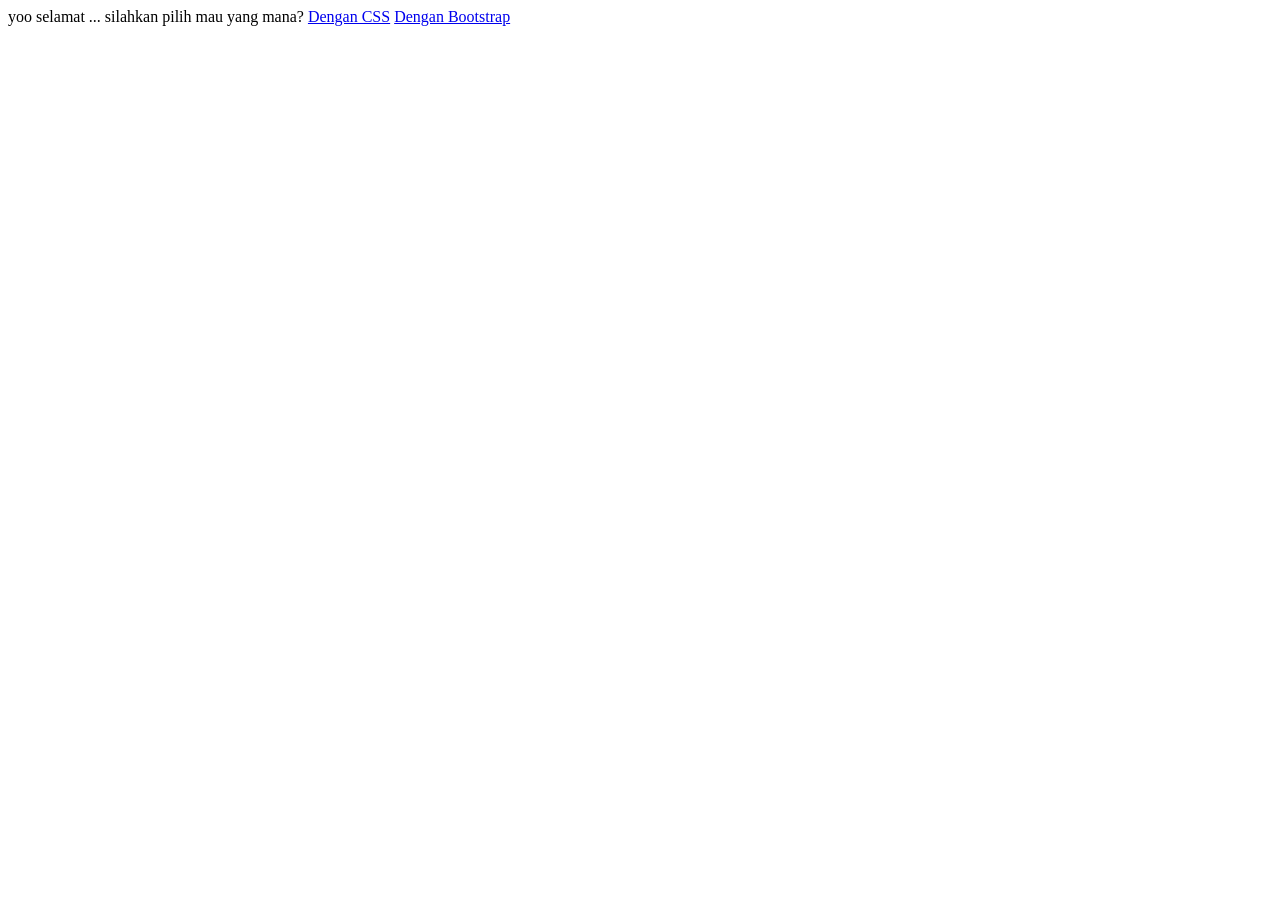
<file: index.html>
<!DOCTYPE html>
<html lang="en">
<head>
    <meta charset="UTF-8">
    <meta name="viewport" content="width=device-width, initial-scale=1.0">
    <title>Document</title>
</head>
<body>
    yoo selamat ...
    silahkan pilih mau yang mana?
    <a href="dengan css/index.html">Dengan CSS</a>
    <a href="dengan bootstrap/">Dengan Bootstrap</a>
</body>
</html>
</file>
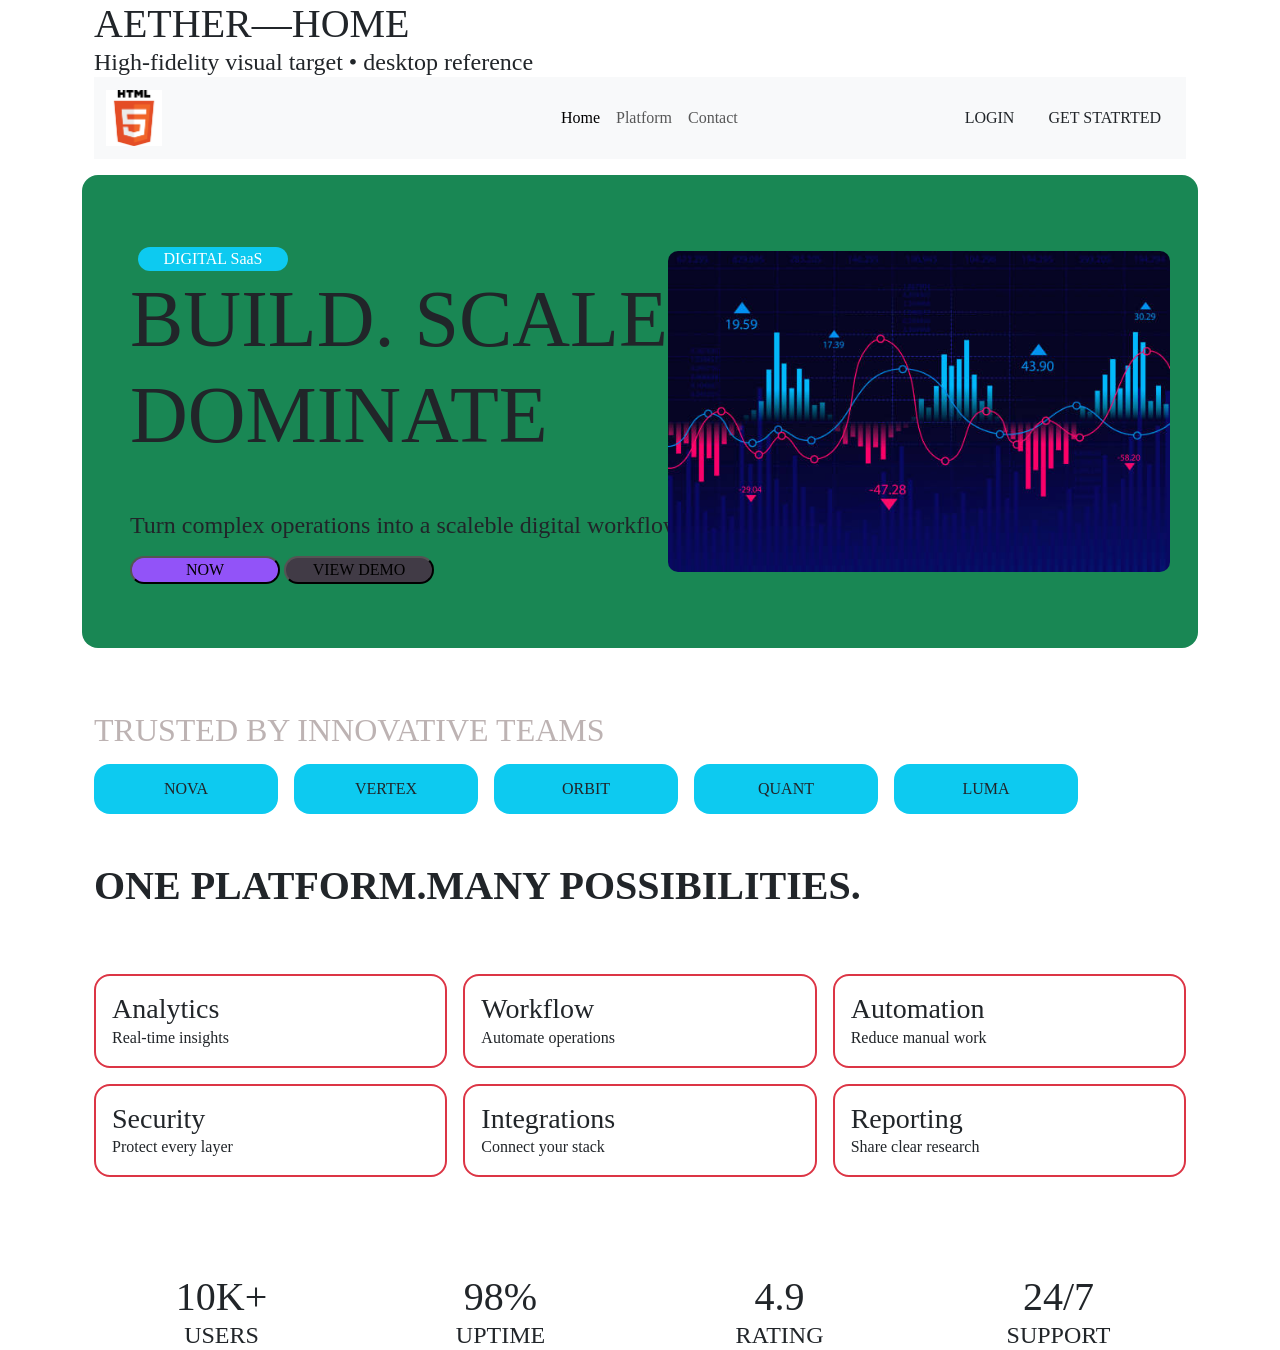
<file: dengan bootstrap/index.html>
<!DOCTYPE html>
<html lang="en">

<head>
    <meta charset="UTF-8">
    <meta name="viewport" content="width=device-width, initial-scale=1.0">
    <title>AETHER</title>

    <!-- rules bootstrap harus di atas css, agar yang dipanggil bootstrap duluan -->
    <!-- 1. memanggil framework bootstrap -->
    <link href="https://cdn.jsdelivr.net/npm/bootstrap@5.3.8/dist/css/bootstrap.min.css" rel="stylesheet"
        integrity="sha384-sRIl4kxILFvY47J16cr9ZwB07vP4J8+LH7qKQnuqkuIAvNWLzeN8tE5YBujZqJLB" crossorigin="anonymous">

    <!--2. memanggil reset untuk menghapus default browser -->
    <link rel="stylesheet" href="../css/reset.css">

    <!--3. memanggil style css untuk mendesain gaya web nya -->
    <!-- <link rel="stylesheet" href="../css/style.css"> -->
</head>

<body>
    <div class="container">
        <header class="sticky-top bg-white container-fluid">
            <div class="text-left">
                <div class="row">
                    <div class="col">
                        <h1>AETHER&mdash;HOME</h1>
                    </div>
                </div>
                <div class="row">
                    <div class="col">
                        <h4>High-fidelity visual target &bull; desktop reference</h4>
                    </div>
                </div>
            </div>

            <!-- menu bar -->
            <nav class="navbar navbar-expand-lg bg-body-tertiary mb-3">
                <div class="container-fluid">

                        <!-- logo  -->
                        <a class="navbar-brand" href="index.html">
                            <img class= "w-25" src="../assets/HTML5.png" alt="logo html">
                        </a>
                    
                        <!-- burger -->
                        <button class="navbar-toggler order-md-3 order-sm-3" type="button" data-bs-toggle="collapse"
                            data-bs-target="#navbarSupportedContent" aria-controls="navbarSupportedContent"
                            aria-expanded="false" aria-label="Toggle navigation">
                            <span class="navbar-toggler-icon"></span>
                        </button>
                        <div class="collapse navbar-collapse order-lg-2 order-md-3 order-sm-3" id="navbarSupportedContent">
                            <ul class="navbar-nav mx-auto mb-2 mb-lg-0"><!--mx-auto untuk memberikan margin horizontal otomatis pada ul,
                                sehingga menu berada di tengah ruang-->
                                <li class="nav-item">
                                    <a class="nav-link active" aria-current="page" href="index.html">Home</a>
                                </li>
                                <li class="nav-item">
                                    <a class="nav-link" href="platform.html">Platform</a>
                                </li>
                                <!-- <li class="nav-item">
                                    <a class="nav-link" href="#">Solution</a>
                                </li>
                                <li class="nav-item">
                                    <a class="nav-link" href="#">Resources</a>
                                </li>
                                <li class="nav-item">
                                    <a class="nav-link" href="#">Pricing</a>
                                </li> -->
                                <li class="nav-item">
                                    <a class="nav-link" href="contact.html">Contact</a>
                                </li>
                            </ul>                        
                        </div>

                        <!-- button -->
                    <form class="d-flex gap-2 flex-shrink-0 order-lg-3 order-md-2 order-sm-2" >
                       <button class="btn" type="submit">LOGIN</button>
                       <button class="btn" type="submit">GET STATRTED</button>
                    </form>
                </div>
            </nav>
        </header>
        <main class=" container-fluid">

            <!-- 1 -->
            <section class="row row-cols-lg-1 row-cols-xl-2  rounded-4 bg-success">
                <div class="col d-flex flex-column align-items-start justify-content-center p-5">
                    <article class="mt-3 d-flex flex-column">
                        <span class= "bg-info text-white text-center d-inline-block rounded-5 mt-2 ms-2"
                              id="digital" style="width: 150px; height: fit-content;">
                              DIGITAL SaaS
                        </span>
                        <div class="" style="width: 600px; height:fit-content;">
                            <h1 style="font-size: 80px;">BUILD. SCALE. DOMINATE</h1>
                            <h4 class="fw-light mt-5">Turn complex operations into a scaleble digital workflow</h4>
                        </div>
                        <span class="mt-3 mb-3" id="button">
                            <button class="w-25 rounded-5" onclick="window.location.href='started.html'" 
                            style="background-color: rgb(146, 83, 248);">NOW</button>
                            <button class="w-25 rounded-5" onclick="window.location.href='started.html'" 
                            style="background-color: rgb(65, 59, 70);">VIEW DEMO</button>
                        </span>
                    </article>
                </div>
                <div class="col d-flex align-items-center justify-content-center">
                    <img class="img-fluid m-3" src="../assets/grafik.jpg" alt="Logo HTML" style=" min-width: 500px; height: auto; border-radius: 10px;">
                </div>
            </section>
            
            <!-- 2 -->
            <section class="row mt-5">
                <div class="col">
                    <h2 style="margin: 15px 15px 15px 0px; color: rgb(189, 179, 179);">TRUSTED BY INNOVATIVE TEAMS</h2>
                </div>
            </section>

            <!-- 3 -->
            <section class="row row-cols-2 row-cols-md-3 row-cols-lg-5 text-center g-3">
                <div class="col-auto" style="width: 200px;">
                    <div class="bg-info rounded-4 d-flex align-items-center justify-content-center" style="height: 50px;">NOVA</div>
                </div>   
                <div class="col-auto" style="width: 200px;">
                    <div class="bg-info rounded-4 d-flex align-items-center justify-content-center" style="height: 50px;">VERTEX</div>
                </div>
                <div class="col-auto" style="width: 200px;">
                    <div class="bg-info rounded-4 d-flex align-items-center justify-content-center" style="height: 50px;">ORBIT</div>
                </div>
                <div class="col-auto" style="width: 200px;">
                    <div class="bg-info rounded-4 d-flex align-items-center justify-content-center" style="height: 50px;">QUANT</div>
                </div>
                <div class="col-auto" style="width: 200px;">
                    <div class="bg-info rounded-4 d-flex align-items-center justify-content-center" style="height: 50px;">LUMA</div>
                </div>
            </section>

            <!-- 4 -->
            <section class="row mt-5">
                <div class="col">
                    <h1 class="fw-bold">ONE PLATFORM.MANY POSSIBILITIES.</h1>
                </div>
            </section>

            <!-- 5 -->
            <section class="row g-3 text-start mt-5 mb-5">
                <div class="col-md-4 col-lg-4">
                    <div class="border border-2 rounded-4 border-danger p-3 h-100">
                        <h3>Analytics</h3>
                        <p>Real-time insights</p>
                    </div>
                </div>

                <div class="col-md-4 col-lg-4">
                    <div class="border border-2 rounded-4 border-danger p-3 h-100">
                        <h3>Workflow</h3>
                        <p>Automate operations</p>
                    </div>
                </div>

                <div class="col-md-4 col-lg-4">
                    <div class="border border-2 rounded-4 border-danger p-3 h-100">
                        <h3>Automation</h3>
                        <p>Reduce manual work</p>
                    </div>
                </div>

                <div class="col-md-4 col-lg-4">
                    <div class="border border-2 rounded-4 border-danger p-3 h-100">
                        <h3>Security</h3>
                        <p>Protect every layer</p>
                    </div>
                </div>

                <div class="col-md-4 col-lg-4">
                    <div class="border border-2 rounded-4 border-danger p-3 h-100">
                        <h3>Integrations</h3>
                        <p>Connect your stack</p>
                    </div>
                </div>

                <div class="col-md-4 col-lg-4">
                    <div class="border border-2 rounded-4 border-danger p-3 h-100">
                        <h3>Reporting</h3>
                        <p>Share clear research</p>
                    </div>
                </div>

            </section>
            <!-- 7 -->
            <section class="row text-center">
                <div class="col-md-3 g-5">
                    <h1>10K+</h1>
                    <h4>USERS</h4>
                </div>
                <div class="col-md-3 g-5">
                    <h1>98%</h1>
                    <h4>UPTIME</h4>
                </div>
                <div class="col-md-3 g-5">
                    <h1>4.9</h1>
                    <h4>RATING</h4>
                </div>
                <div class="col-md-3 g-5">
                    <h1>24/7</h1>
                    <H4>SUPPORT</H4>
                </div>
            </section>
        </main>
    </div>
    <!-- javascript -->
    <script src="https://cdn.jsdelivr.net/npm/@popperjs/core@2.11.8/dist/umd/popper.min.js"
        integrity="sha384-I7E8VVD/ismYTF4hNIPjVp/Zjvgyol6VFvRkX/vR+Vc4jQkC+hVqc2pM8ODewa9r"
        crossorigin="anonymous"></script>
    <script src="https://cdn.jsdelivr.net/npm/bootstrap@5.3.8/dist/js/bootstrap.min.js"
        integrity="sha384-G/EV+4j2dNv+tEPo3++6LCgdCROaejBqfUeNjuKAiuXbjrxilcCdDz6ZAVfHWe1Y"
        crossorigin="anonymous"></script>
</body>

</html>
</file>
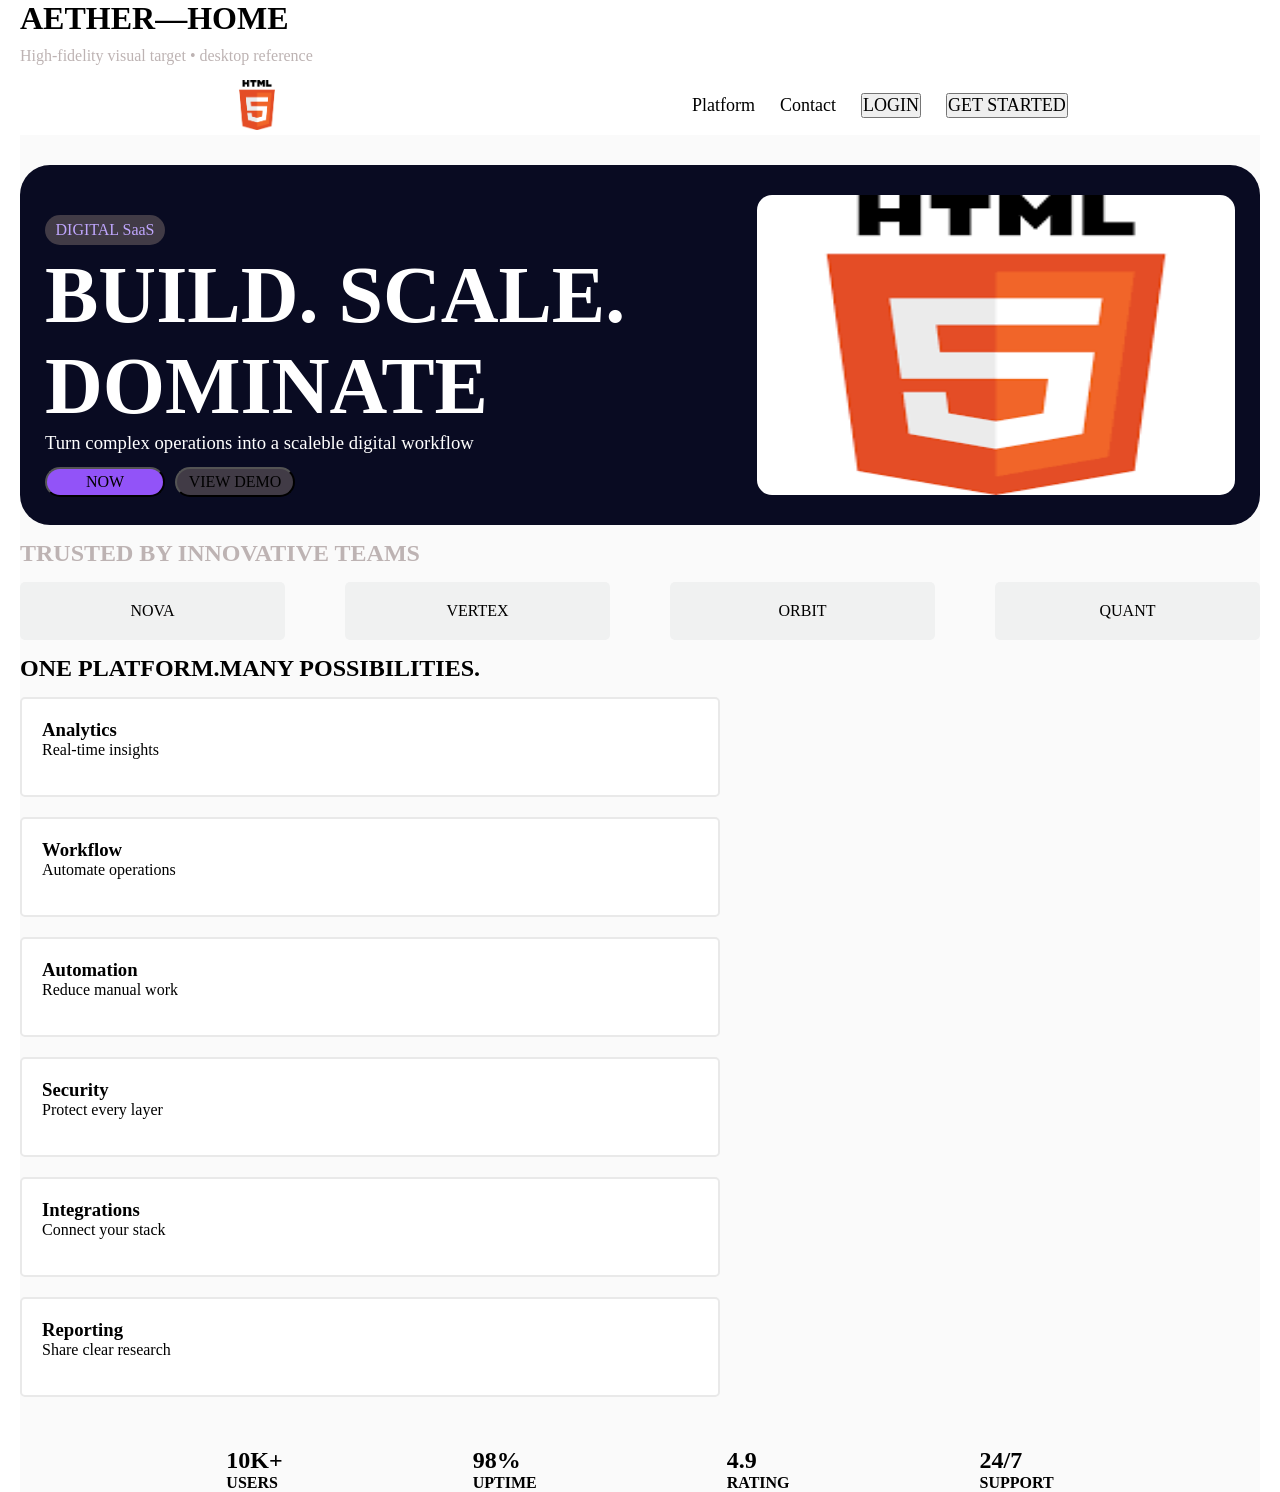
<file: dengan css/index.html>
<!DOCTYPE html>
<html lang="en">
<head>
    <meta charset="UTF-8">
    <meta name="viewport" content="width=device-width, initial-scale=1.0">
    <title>AETHER</title>
    
    <!--1. memanggil reset untuk menghapus default browser -->
    <link rel="stylesheet" href="../css/reset.css">

    <!--2. memanggil style css untuk mendesain gaya web nya -->
    <link rel="stylesheet" href="../css/style.css">
</head>
<body>
    <div class="container">
        <header>
            <a href="home.html" class="brand">
                <h1 class="aether">AETHER&mdash;HOME</h1>
                <h4 class="aether_tagline">High-fidelity visual target &bull; desktop reference</h4>
                
            </a>
                
            <nav class="navbar_list">
                    <ul class="list">
                        <li class="logo">
                            <a href="index.html"><img src="../assets/HTML5.png" alt="Logo HTML"></a> 
                        </li>
                        <li>
                            <a href="platform.html">Platform</a>
                        </li>
                        <!-- <li>
                            <a href="#">Solution</a>
                        </li>
                        <li>
                            <a href="#">Resources</a>
                        </li>
                        <li>
                            <a href="#">Pricing</a>
                        </li> -->
                        <li>
                            <a href="contact.html">Contact</a>
                        </li>
                        <li>
                            <button onclick="window.location.href='#'">LOGIN</button>
                        </li>
                        <li>
                            <button onclick="window.location.href='#'">GET STARTED</button>
                        </li>
                    </ul>
            </nav>
        </header>
        <main>            
            <!-- 1 -->
            <section class="hero">
                <article>
                    <span id="digital">DIGITAL SaaS</span>
                    <span>
                        <h1 style="font-size: 80px;">BUILD. SCALE. DOMINATE</h1>
                        <h3 style="font-weight: normal;">Turn complex operations into a scaleble digital workflow</h3>
                    </span>
                    <span id="button">
                        <button onclick="window.location.href='started.html'" style="background-color: rgb(146, 83, 248);">NOW</button>
                        <button onclick="window.location.href='started.html'" style="background-color: rgb(65, 59, 70);">VIEW DEMO</button>
                    </span>
                </article>
                <span>
                    <img src="../assets/HTML5.png" alt="Logo HTML" style="width: 700px; height: 300px; border-radius: 15px;">
                </span>
            </section>

            <!-- 2 -->
            <section>
                <h2 style="margin: 15px 15px 15px 0px; color: rgb(189, 179, 179);">TRUSTED BY INNOVATIVE TEAMS</h2>
            </section>

            <!-- 3 -->
            <section class="card">
                <div>NOVA</div> 
                <div>VERTEX</div>
                <div>ORBIT</div>
                <div>QUANT</div>
            </section>

            <!-- 4 -->
            <section>
                <H1 style="margin: 15px 15px 15px 0px;">ONE PLATFORM.MANY POSSIBILITIES.</h1>
            </section>

            <!-- 5 -->
            <section class="service_card">
                <div>
                    <h3>Analytics</h3>
                    <label>Real-time insights</label>
                </div>
                <div>
                    <h3>Workflow</h3>
                    <label>Automate operations</label>
                </div>
                <div>
                    <h3>Automation</h3>
                    <label>Reduce manual work</label>
                </div>
                <div>
                    <h3>Security</h3>
                    <label>Protect every layer</label>
                </div>
                <div>
                    <h3>Integrations</h3>
                    <label>Connect your stack</label>
                </div>
                <div>
                    <h3>Reporting</h3>
                    <label>Share clear research</label></div>
            </section>
            
            <section class="statystics">
                <div>
                    <h1>10K+</h1>
                    <h4>USERS</h4>
                </div> 
                <div>
                    <h1>98%</h1>
                    <h4>UPTIME</h4>
                </div> 
                <div>
                    <h1>4.9</h1>
                    <h4>RATING</h4>
                </div> 
                <div>
                    <h1>24/7</h1>
                    <H4>SUPPORT</H4>
                </div>
            </section>
        </main>
    </div>    
</body>
</html>
</file>
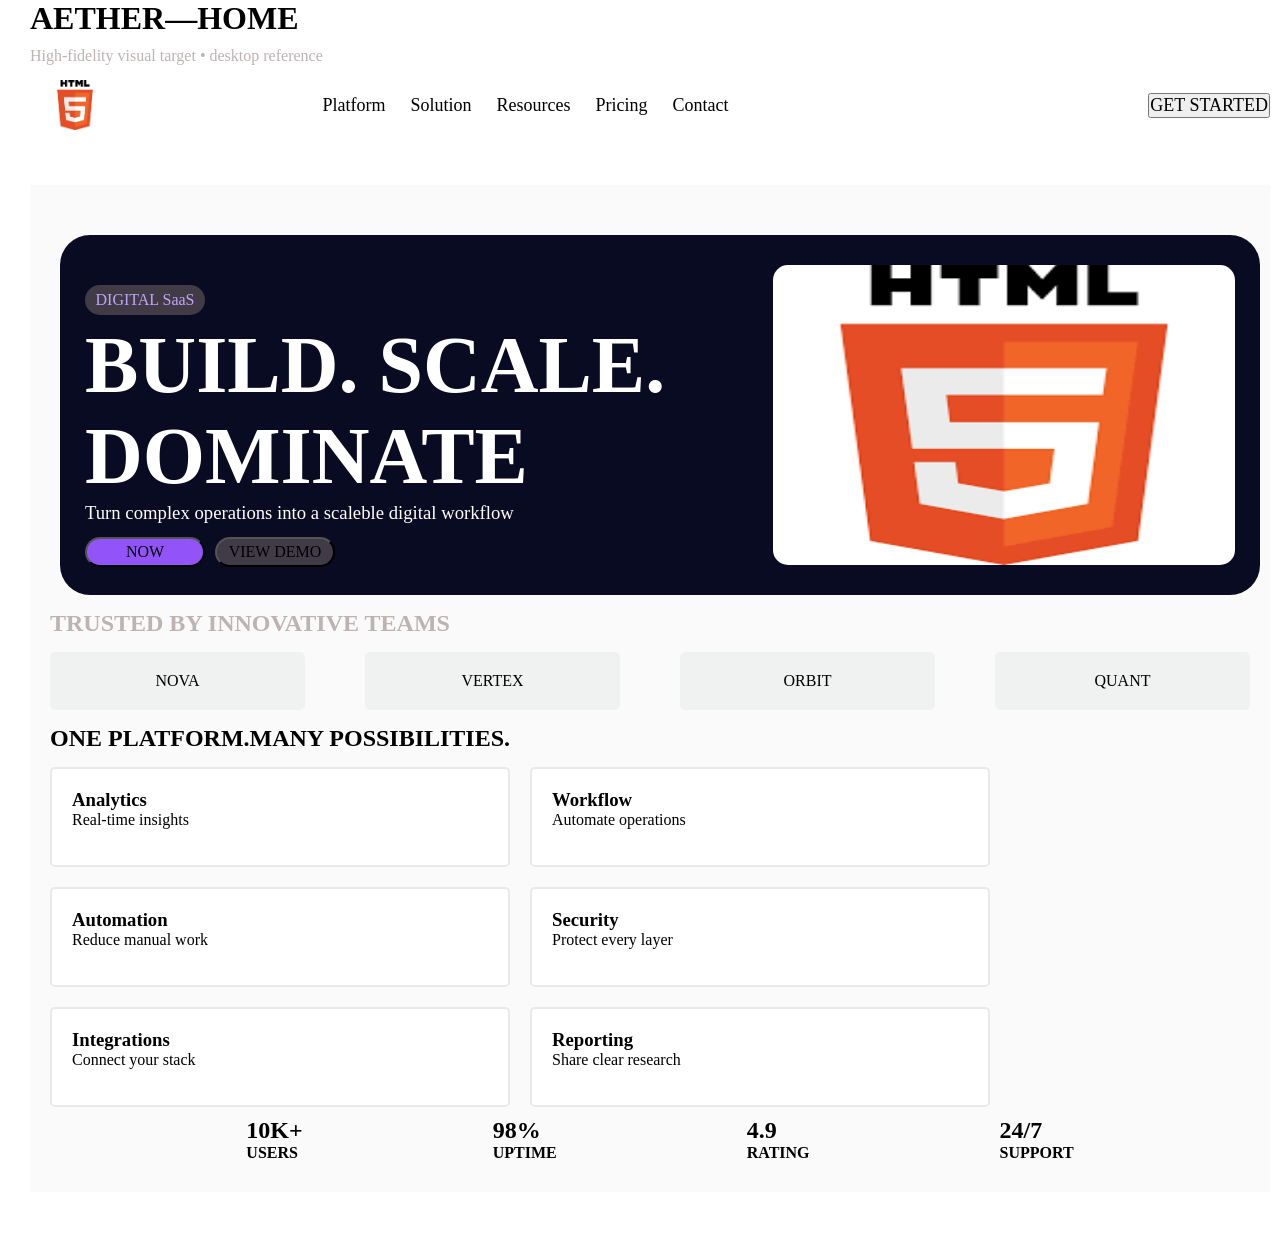
<file: trial/dengan css/index.html>
<!DOCTYPE html>
<html lang="en">
<head>
    <meta charset="UTF-8">
    <meta name="viewport" content="width=device-width, initial-scale=1.0">
    <title>AETHER</title>
    
    <!--1. memanggil reset untuk menghapus default browser -->
    <link rel="stylesheet" href="../css/reset.css">

    <!--2. memanggil style css untuk mendesain gaya web nya -->
    <link rel="stylesheet" href="../css/style.css">
</head>
<body>
    <div class="container">
        <header>
            <a href="home.html" class="brand">
                <h1 class="aether">AETHER&mdash;HOME</h1>
                <h4 class="aether_tagline">High-fidelity visual target &bull; desktop reference</h4>
                
            </a>
                
            <nav class="navbar_list">
                    <ul class="list">
                        <li class="logo">
                            <a href="home.html"><img src="../assets/HTML5.png" alt="Logo HTML"></a> 
                        </li>
                        <li>
                            <a href="platform.html">Platform</a>
                        </li>
                        <li>
                            <a href="solution.html">Solution</a>
                        </li>
                        <li>
                            <a href="resources.html">Resources</a>
                        </li>
                        <li>
                            <a href="pricing.html">Pricing</a>
                        </li>
                        <li>
                            <a href="contact.html">Contact</a>
                        </li>
                        <li>
                            <button onclick="window.location.href='started.html'">GET STARTED</button>
                        </li>
                    </ul>
            </nav>
        </header>
        <main>
            
            <!-- 1 -->
            <section class="hero">
                <article>
                    <span id="digital">DIGITAL SaaS</span>
                    <span>
                        <h1 style="font-size: 80px;">BUILD. SCALE. DOMINATE</h1>
                        <h3 style="font-weight: normal;">Turn complex operations into a scaleble digital workflow</h3>
                    </span>
                    <span id="button">
                        <button onclick="window.location.href='started.html'" style="background-color: rgb(146, 83, 248);">NOW</button>
                        <button onclick="window.location.href='started.html'" style="background-color: rgb(65, 59, 70);">VIEW DEMO</button>
                    </span>
                </article>
                <span>
                    <img src="../assets/HTML5.png" alt="Logo HTML" style="width: 700px; height: 300px; border-radius: 15px;">
                </section>
            </section>

            <!-- 2 -->
            <section>
                <h2 style="margin: 15px 15px 15px 0px; color: rgb(189, 179, 179);">TRUSTED BY INNOVATIVE TEAMS</h2>
            </section>

            <!-- 3 -->
            <section class="card">
                <div>NOVA</div> 
                <div>VERTEX</div>
                <div>ORBIT</div>
                <div>QUANT</div>
            </section>

            <!-- 4 -->
            <section>
                <H1 style="margin: 15px 15px 15px 0px;">ONE PLATFORM.MANY POSSIBILITIES.</h1>
            </section>

            <!-- 5 -->
            <section class="service_card">
                <div>
                    <h3>Analytics</h3>
                    <label>Real-time insights</label>
                </div>
                <div>
                    <h3>Workflow</h3>
                    <label>Automate operations</label>
                </div>
                <div>
                    <h3>Automation</h3>
                    <label>Reduce manual work</label>
                </div>
                <div>
                    <h3>Security</h3>
                    <label>Protect every layer</label>
                </div>
                <div>
                    <h3>Integrations</h3>
                    <label>Connect your stack</label>
                </div>
                <div>
                    <h3>Reporting</h3>
                    <label>Share clear research</label></div>
            </section>
            <section class="statystics">
                <div>
                    <h1>10K+</h1>
                    <h4>USERS</h4>
                </div> 
                <div>
                    <h1>98%</h1>
                    <h4>UPTIME</h4>
                </div> 
                <div>
                    <h1>4.9</h1>
                    <h4>RATING</h4>
                </div> 
                <div>
                    <h1>24/7</h1>
                    <H4>SUPPORT</H4>
                </div>
            </section>
        </main>
    </div>    
</body>
</html>
</file>
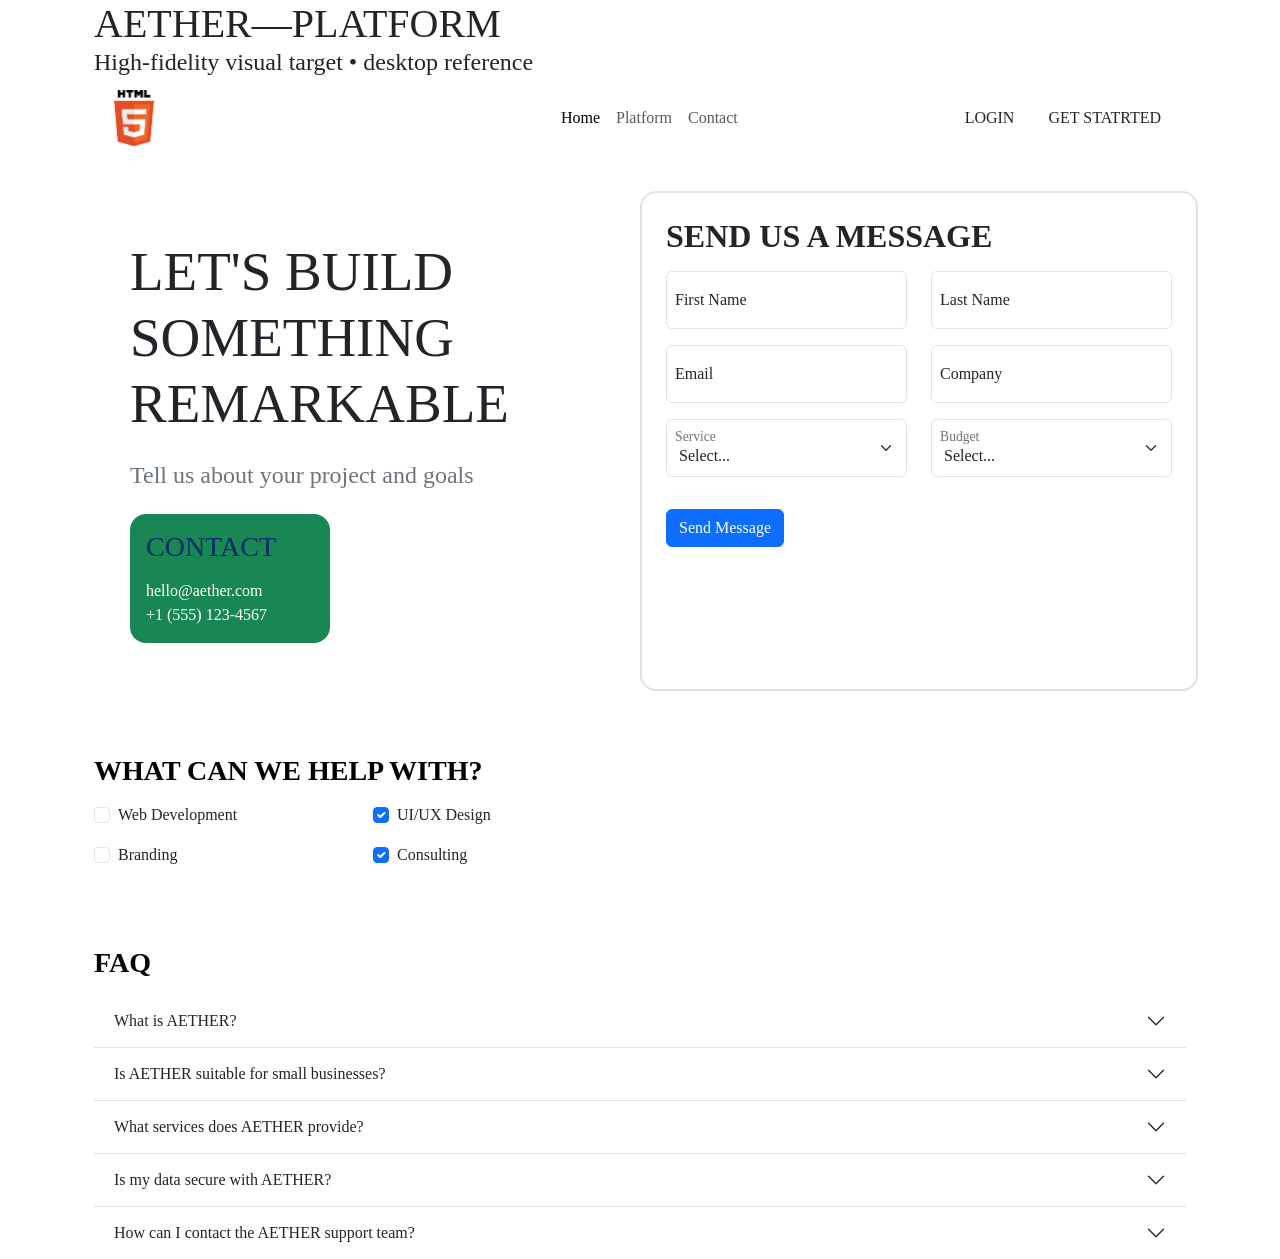
<file: dengan bootstrap/contact.html>
<!DOCTYPE html>
<html lang="en">

<head>
    <meta charset="UTF-8">
    <meta name="viewport" content="width=device-width, initial-scale=1.0">
    <title>AETHER</title>

    <!-- rules bootstrap harus di atas css, agar yang dipanggil bootstrap duluan -->
    <!-- 1. memanggil framework bootstrap -->
    <link href="https://cdn.jsdelivr.net/npm/bootstrap@5.3.8/dist/css/bootstrap.min.css" rel="stylesheet"
        integrity="sha384-sRIl4kxILFvY47J16cr9ZwB07vP4J8+LH7qKQnuqkuIAvNWLzeN8tE5YBujZqJLB" crossorigin="anonymous">

    <!--2. memanggil reset untuk menghapus default browser -->
    <link rel="stylesheet" href="../css/reset.css">

    <!--3. memanggil style css untuk mendesain gaya web nya -->
    <link rel="stylesheet" href="style.css">
</head>

<body>
    <div class="container">
        <header class="sticky-top bg-white container-fluid">
            <div class="text-left">
                <div class="row">
                    <div class="col">
                        <h1>AETHER&mdash;PLATFORM</h1>
                    </div>
                </div>
                <div class="row">
                    <div class="col">
                        <h4>High-fidelity visual target &bull; desktop reference</h4>
                    </div>
                </div>
            </div>

            <!-- menu bar -->
            <nav class="navbar navbar-expand-lg mb-3">
                <div class="container-fluid ">
                    <a class="navbar-brand" href="index.html">
                        <img class= "w-25" src="../assets/HTML5.png" alt="logo html">
                    </a>
                    <button class="navbar-toggler" type="button" data-bs-toggle="collapse"
                        data-bs-target="#navbarSupportedContent" aria-controls="navbarSupportedContent"
                        aria-expanded="false" aria-label="Toggle navigation">
                        <span class="navbar-toggler-icon"></span>
                    </button>
                    <div class="collapse navbar-collapse " id="navbarSupportedContent">
                        <ul class="navbar-nav mx-auto mb-2 mb-lg-0"><!--mx-auto untuk memberikan margin horizontal otomatis pada ul,
                            sehingga menu berada di tengah ruang-->
                            <li class="nav-item">
                                <a class="nav-link active" aria-current="page" href="index.html">Home</a>
                            </li>
                            <li class="nav-item">
                                <a class="nav-link" href="platform.html">Platform</a>
                            </li>
                            <!-- <li class="nav-item">
                                <a class="nav-link" href="#">Solution</a>
                            </li>
                            <li class="nav-item">
                                <a class="nav-link" href="#">Resources</a>
                            </li>
                            <li class="nav-item">
                                <a class="nav-link" href="#">Pricing</a>
                            </li> -->
                            <li class="nav-item">
                                <a class="nav-link" href="contact.html">Contact</a>
                            </li>
                        </ul>                        
                    </div>
                    <form class="d-flex gap-2 flex-shrink-0">
                            <button class="btn" type="submit">LOGIN</button>
                            <button class="btn" type="submit">GET STATRTED</button>
                        </form>
                </div>
            </nav>
        </header>
        <main class=" container-fluid">

            <!-- 1 -->
            <section class="row row-cols-lg-1 row-cols-xl-2  rounded-4">
                <div class="col d-flex flex-column align-items-start justify-content-center p-5">
                    <article class="mt-3 d-flex flex-column">
                        <div style="width: 600px; height:fit-content;">
                            <h1 style="font-size: 55px;">LET'S BUILD SOMETHING REMARKABLE</h1>
                            <h4 class="text-secondary fw-light mt-4 ">Tell us about your project and goals</h4>
                        </div>
                        <br>
                        <div class="rounded-4 bg-success p-3" style="width: 200px;" id="contact">
                            <h3 class="text-primary-emphasis mb-3">
                                CONTACT
                            </h3>
                            <p class="text-white">
                                hello@aether.com
                            </p>
                            <p class="text-white">
                                +1 (555) 123-4567
                            </p>
                        </div>
                    </article>
                </div>
                <form class="text-left border border-2 rounded-4 p-4 g-3 height-auto">
                    <h2 class="mb-3 fw-bold">SEND US A MESSAGE</h2>
                    <div class="row row-cols-2">
                        <div class="form-floating mb-3">
                            <input type="text" class="form-control" id="floatingInput" placeholder="name@example.com">
                            <label class="ms-2" for="floatingInput">First Name</label>
                        </div>
                        <div class="form-floating mb-3">
                            <input type="text" class="form-control" id="floatingPassword" placeholder="Password">
                            <label class="ms-2"for="floatingInput">Last Name</label>
                        </div>
                        <div class="form-floating mb-3">
                            <input type="email" class="form-control" id="floatingPassword" placeholder="Password">
                            <label class="ms-2"for="floatingInput">Email</label>
                        </div>
                        <div class="form-floating mb-3">
                            <input type="text" class="form-control" id="floatingPassword" placeholder="Password">
                            <label class="ms-2"for="floatingInput">Company</label>
                        </div>
                        <div class="form-floating mb-3">
                            <select class="form-select mb-3" aria-label="Default select example">
                                <option selected>Select...</option>
                                <option value="1">One</option>
                                <option value="2">Two</option>
                                <option value="3">Three</option>
                            </select>
                            <label class="ms-2" for="floatingInput">Service</label>
                        </div>
                        <div class="form-floating mb-3">
                            <select class="form-select mb-3" aria-label="Default select example">
                                <option selected>Select...</option>
                                <option value="1">One</option>
                                <option value="2">Two</option>
                                <option value="3">Three</option>
                            </select>
                            <label class="ms-2" for="floatingInput">Budget</label>
                        </div>
                        <div>
                            <button type="submit" class="btn btn-primary">Send Message</button>
                        </div>
                    </div>
                </form>
            </section>
            
            <!-- 2 -->
            <section class="row mt-5">
                <div class="col">
                    <h3 style="margin: 15px 15px 15px 0px; color: rgb(0, 0, 0);"><b>WHAT CAN WE HELP WITH?</b></h3>
                </div>
            </section>

            <!-- 3 -->
            <section class = "row">
                <div class="col-6">
                    <div class="row row-cols-2 ">
                        
                        <div class="col">
                            <div class="form-check mb-3">
                                <input class="form-check-input" type="checkbox" value="" id="checkDefault">
                                <label class="form-check-label" for="checkDefault">
                                    Web Development 
                                </label>
                            </div>
                        </div>

                        <div class="col">
                            <div class="form-check mb-3">
                                <input class="form-check-input" type="checkbox" value="" id="checkChecked" checked>
                                <label class="form-check-label" for="checkChecked">
                                    UI/UX Design
                                </label>
                            </div>
                        </div>

                        <div class="col">
                            <div class="form-check mb-3">
                                <input class="form-check-input" type="checkbox" value="" id="checkDefault">
                                <label class="form-check-label" for="checkDefault">
                                    Branding
                                </label>
                            </div>
                        </div>

                        <div class="col">
                            <div class="form-check mb-3">
                                <input class="form-check-input" type="checkbox" value="" id="checkChecked" checked>
                                <label class="form-check-label" for="checkChecked">
                                    Consulting
                                </label>
                            </div>
                        </div>
                        
                    </div>
                </div>
            </section>
                    
            <!-- 4 -->
              <section class="row mt-5">
                <div class="col">
                    <h3 style="margin: 15px 15px 15px 0px; color: rgb(5, 5, 5);"><b>FAQ</b></h3>
                </div>
            </section>

            <!-- 5 accordion -->
            <section class="row">
                <div class="col">
                    <div class="accordion accordion-flush" id="accordionFlushExample">
                        <div class="accordion-item">
                            <h2 class="accordion-header" id="flush-headingOne">
                                <button class="accordion-button collapsed" type="button" data-bs-toggle="collapse"
                                    data-bs-target="#flush-collapseOne" aria-expanded="false"
                                    aria-controls="flush-collapseOne">
                                    What is AETHER?
                                </button>
                            </h2>
                            <div id="flush-collapseOne" class="accordion-collapse collapse"
                                aria-labelledby="flush-headingOne" data-bs-parent="#accordionFlushExample">
                                <div class="accordion-body">
                                    AETHER is a digital SaaS platform designed to simplify business 
                                    operations and improve productivity. It provides a centralized environment where businesses 
                                    can manage workflows, monitor performance, and organize their daily activities. 
                                    Our goal is to help businesses work smarter, faster, and more efficiently.
                                </div>
                            </div>
                        </div>
                        <div class="accordion-item">
                            <h2 class="accordion-header" id="flush-headingTwo">
                                <button class="accordion-button collapsed" type="button" data-bs-toggle="collapse"
                                    data-bs-target="#flush-collapseTwo" aria-expanded="false"
                                    aria-controls="flush-collapseTwo">
                                    Is AETHER suitable for small businesses?
                                </button>
                            </h2>
                            <div id="flush-collapseTwo" class="accordion-collapse collapse"
                                aria-labelledby="flush-headingTwo" data-bs-parent="#accordionFlushExample">
                                <div class="accordion-body">
                                    Absolutely! AETHER is designed to be scalable and flexible, making it suitable for businesses of all sizes. 
                                    Small businesses can benefit from its user-friendly interface and comprehensive features, 
                                    which help streamline operations without the need for extensive technical knowledge. 
                                    Whether you're a startup or a growing company, AETHER can adapt to your needs and support your business growth.
                                </div>
                            </div>
                        </div>
                        <div class="accordion-item">
                            <h2 class="accordion-header" id="flush-headingThree">
                                <button class="accordion-button collapsed" type="button" data-bs-toggle="collapse"
                                    data-bs-target="#flush-collapseThree" aria-expanded="false"
                                    aria-controls="flush-collapseThree">
                                    What services does AETHER provide?
                                </button>
                            </h2>
                            <div id="flush-collapseThree" class="accordion-collapse collapse"
                                aria-labelledby="flush-headingThree" data-bs-parent="#accordionFlushExample">
                                <div class="accordion-body">AETHER provides a range of digital solutions, including analytics, 
                                    workflow management, automation, security, integrations, and reporting. 
                                    Each service is designed to help businesses improve their operations, reduce repetitive tasks, 
                                    and make better decisions using organized information.
                                </div>
                            </div>
                        </div>
                        <div class="accordion-item">
                            <h2 class="accordion-header" id="flush-headingFour">
                                <button class="accordion-button collapsed" type="button" data-bs-toggle="collapse"
                                    data-bs-target="#flush-collapseFour" aria-expanded="false"
                                    aria-controls="flush-collapseFour">
                                    Is my data secure with AETHER?
                                </button>
                            </h2>
                            <div id="flush-collapseFour" class="accordion-collapse collapse"
                                aria-labelledby="flush-headingFour" data-bs-parent="#accordionFlushExample">
                                <div class="accordion-body">
                                    Data security is an important consideration for any digital platform. 
                                    AETHER prioritizes secure data handling and protection practices to help safeguard business 
                                    information. Security measures should be implemented and maintained throughout the platform's 
                                    development and operation.
                                </div>
                            </div>
                        </div>
                        <div class="accordion-item">
                            <h2 class="accordion-header" id="flush-headingFive">
                                <button class="accordion-button collapsed" type="button" data-bs-toggle="collapse"
                                    data-bs-target="#flush-collapseFive" aria-expanded="false"
                                    aria-controls="flush-collapseFive">
                                    How can I contact the AETHER support team?
                                </button>
                            </h2>
                            <div id="flush-collapseFive" class="accordion-collapse collapse"
                                aria-labelledby="flush-headingFive" data-bs-parent="#accordionFlushExample">
                                <div class="accordion-body">
                                    You can contact the AETHER team through the Contact page on our website. 
                                    Simply complete the contact form with your name, email address, selected service, 
                                    budget, and message. Our team can then review your inquiry and get back to you through 
                                    the contact information you provide.
                                </div>
                            </div>
                        </div>
        
        </main>
    </div>
    <!-- javascript -->
    <script src="https://cdn.jsdelivr.net/npm/@popperjs/core@2.11.8/dist/umd/popper.min.js"
        integrity="sha384-I7E8VVD/ismYTF4hNIPjVp/Zjvgyol6VFvRkX/vR+Vc4jQkC+hVqc2pM8ODewa9r"
        crossorigin="anonymous"></script>
    <script src="https://cdn.jsdelivr.net/npm/bootstrap@5.3.8/dist/js/bootstrap.min.js"
        integrity="sha384-G/EV+4j2dNv+tEPo3++6LCgdCROaejBqfUeNjuKAiuXbjrxilcCdDz6ZAVfHWe1Y"
        crossorigin="anonymous"></script>
</body>
</html>
</file>
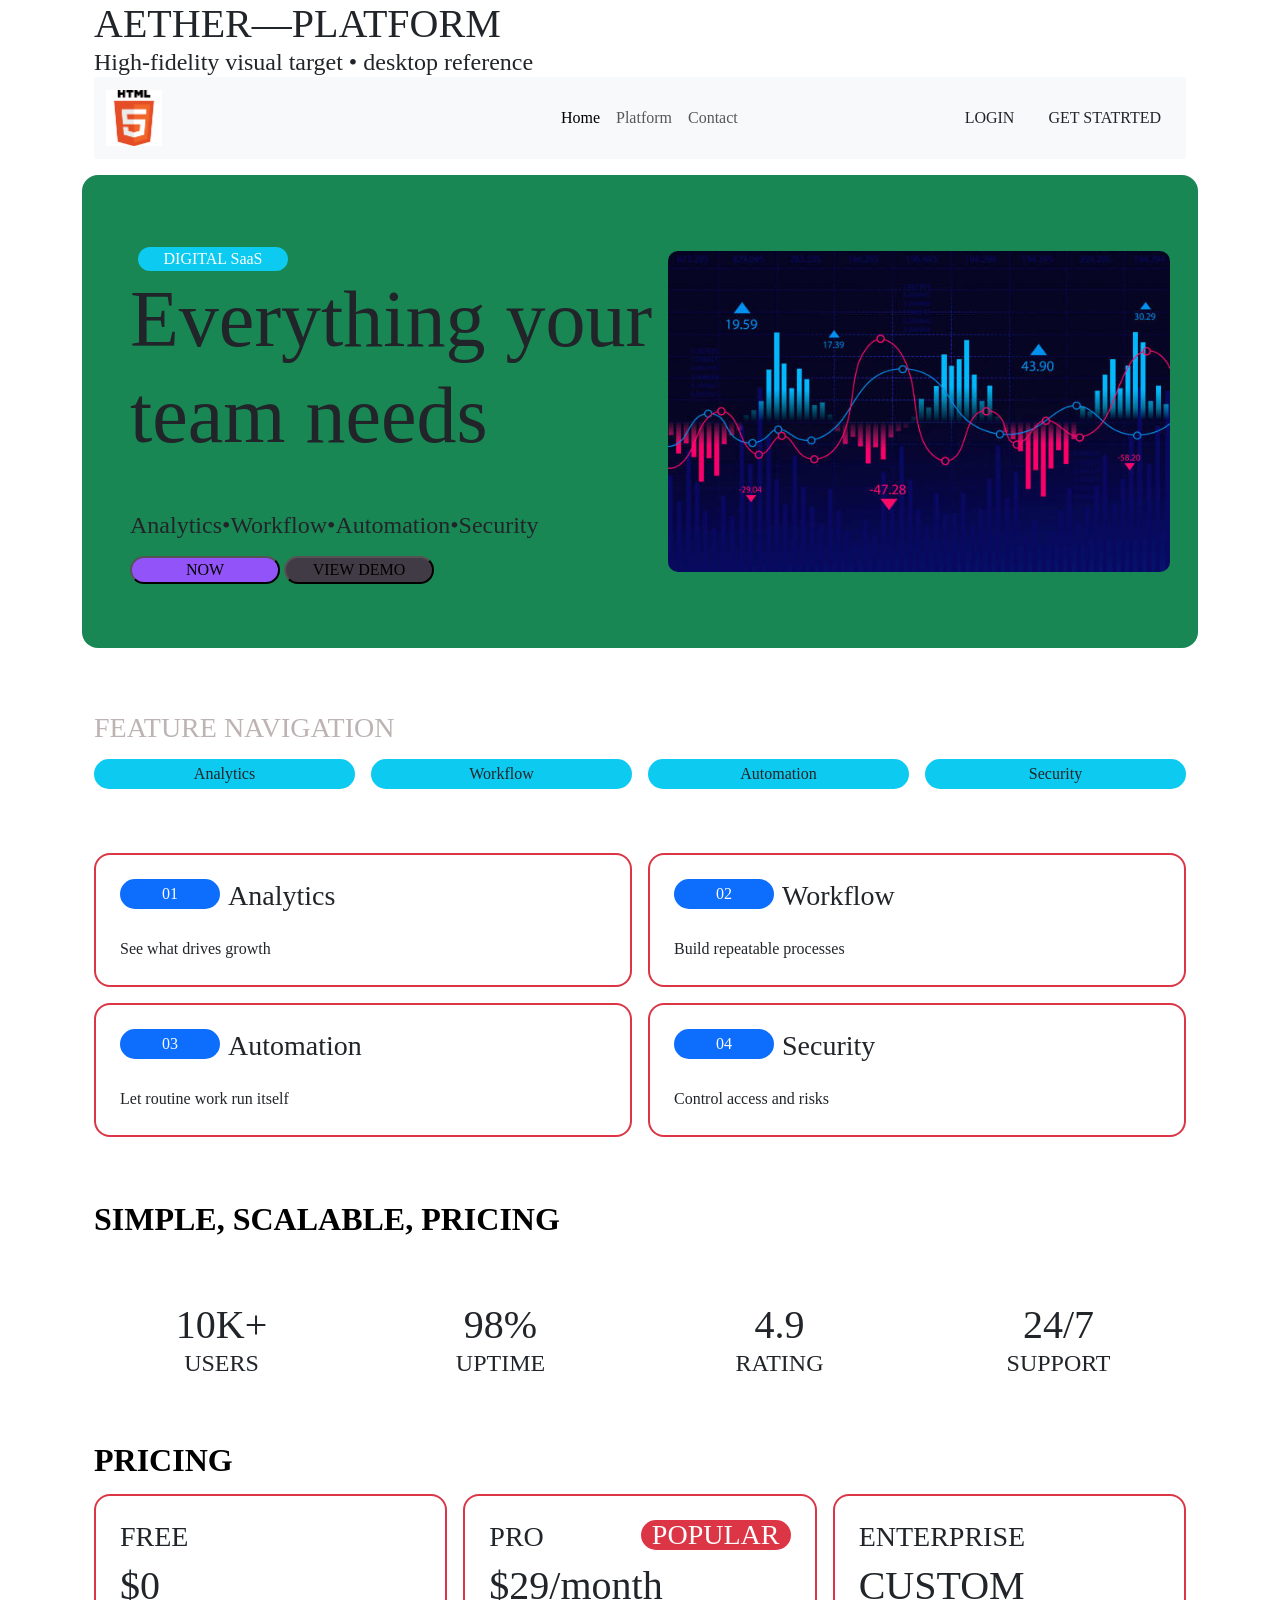
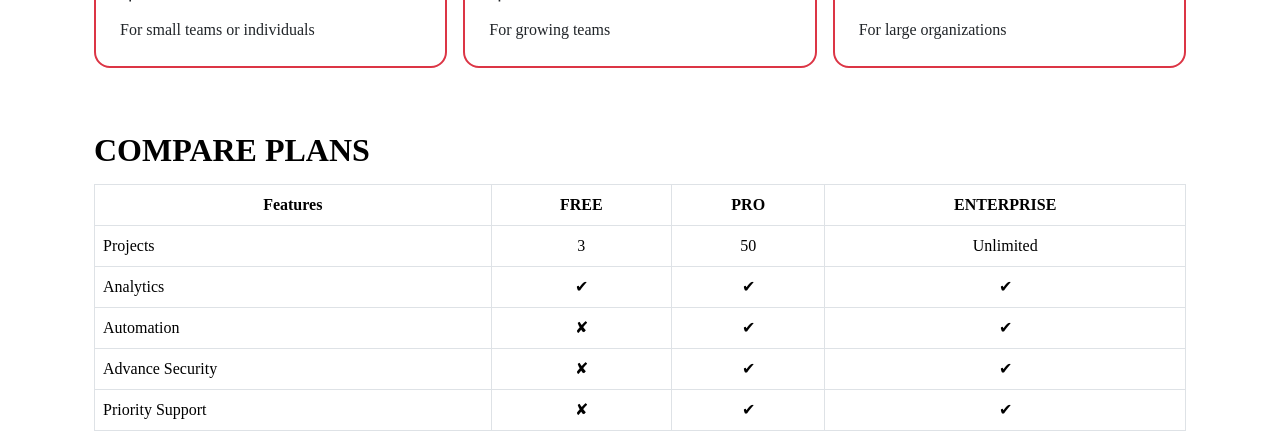
<file: dengan bootstrap/platform.html>
<!DOCTYPE html>
<html lang="en">

<head>
    <meta charset="UTF-8">
    <meta name="viewport" content="width=device-width, initial-scale=1.0">
    <title>AETHER</title>

    <!-- rules bootstrap harus di atas css, agar yang dipanggil bootstrap duluan -->
    <!-- 1. memanggil framework bootstrap -->
    <link href="https://cdn.jsdelivr.net/npm/bootstrap@5.3.8/dist/css/bootstrap.min.css" rel="stylesheet"
        integrity="sha384-sRIl4kxILFvY47J16cr9ZwB07vP4J8+LH7qKQnuqkuIAvNWLzeN8tE5YBujZqJLB" crossorigin="anonymous">

    <!--2. memanggil reset untuk menghapus default browser -->
    <link rel="stylesheet" href="../css/reset.css">

    <!--3. memanggil style css untuk mendesain gaya web nya -->
    <link rel="stylesheet" href="style.css">
</head>

<body>
    <div class="container">
        <header class="sticky-top bg-white container-fluid">
            <div class="text-left">
                <div class="row">
                    <div class="col">
                        <h1>AETHER&mdash;PLATFORM</h1>
                    </div>
                </div>
                <div class="row">
                    <div class="col">
                        <h4>High-fidelity visual target &bull; desktop reference</h4>
                    </div>
                </div>
            </div>

            <!-- menu bar -->
            <nav class="navbar navbar-expand-lg bg-body-tertiary mb-3">
                <div class="container-fluid ">
                    <a class="navbar-brand" href="index.html">
                        <img class= "w-25" src="../assets/HTML5.png" alt="logo html">
                    </a>
                    <button class="navbar-toggler" type="button" data-bs-toggle="collapse"
                        data-bs-target="#navbarSupportedContent" aria-controls="navbarSupportedContent"
                        aria-expanded="false" aria-label="Toggle navigation">
                        <span class="navbar-toggler-icon"></span>
                    </button>
                    <div class="collapse navbar-collapse " id="navbarSupportedContent">
                        <ul class="navbar-nav mx-auto mb-2 mb-lg-0"><!--mx-auto untuk memberikan margin horizontal otomatis pada ul,
                            sehingga menu berada di tengah ruang-->
                            <li class="nav-item">
                                <a class="nav-link active" aria-current="page" href="index.html">Home</a>
                            </li>
                            <li class="nav-item">
                                <a class="nav-link" href="platform.html">Platform</a>
                            </li>
                            <!-- <li class="nav-item">
                                <a class="nav-link" href="#">Solution</a>
                            </li>
                            <li class="nav-item">
                                <a class="nav-link" href="#">Resources</a>
                            </li>
                            <li class="nav-item">
                                <a class="nav-link" href="#">Pricing</a>
                            </li> -->
                            <li class="nav-item">
                                <a class="nav-link" href="contact.html">Contact</a>
                            </li>
                        </ul>                        
                    </div>
                    <form class="d-flex gap-2 flex-shrink-0">
                            <button class="btn" type="submit">LOGIN</button>
                            <button class="btn" type="submit">GET STATRTED</button>
                        </form>
                </div>
            </nav>
        </header>
        <main class=" container-fluid">

            <!-- 1 -->
            <section class="row row-cols-lg-1 row-cols-xl-2  rounded-4 bg-success">
                <div class="col d-flex flex-column align-items-start justify-content-center p-5">
                    <article class="mt-3 d-flex flex-column">
                        <span class= "bg-info text-white text-center d-inline-block rounded-5 mt-2 ms-2"
                              id="digital" style="width: 150px; height: fit-content;">
                              DIGITAL SaaS
                        </span>
                        <div style="width: 600px; height:fit-content;">
                            <h1 style="font-size: 80px;">Everything your team needs</h1>
                            <h4 class="fw-light mt-5">Analytics&bull;Workflow&bull;Automation&bull;Security</h4>
                        </div>
                        <span class="mt-3 mb-3" id="button">
                            <button class="w-25 rounded-5" onclick="window.location.href='started.html'" 
                            style="background-color: rgb(146, 83, 248);">NOW</button>
                            <button class="w-25 rounded-5" onclick="window.location.href='started.html'" 
                            style="background-color: rgb(65, 59, 70);">VIEW DEMO</button>
                        </span>
                    </article>
                </div>
                <div class="col d-flex align-items-center justify-content-center">
                    <img class="img-fluid m-3" src="../assets/grafik.jpg" alt="Logo HTML" style=" min-width: 500px; height: auto; border-radius: 10px;">
                </div>
            </section>
            
            <!-- 2 -->
            <section class="row mt-5">
                <div class="col">
                    <h3 style="margin: 15px 15px 15px 0px; color: rgb(189, 179, 179);">FEATURE NAVIGATION</h3>
                </div>
            </section>

            <!-- 3 -->
            <nav class="row row-cols-1 row-cols-md-2 row-cols-lg-4 text-center g-3">

                <div class="col">
                    <a href="#" class="nav-link bg-info rounded-4 d-flex align-items-center justify-content-center"
                    style="height: 30px;">
                        Analytics
                    </a>
                </div>

                <div class="col">
                    <a href="#" class="nav-link bg-info rounded-4 d-flex align-items-center justify-content-center"
                    style="height: 30px;">
                        Workflow
                    </a>
                </div>

                <div class="col">
                    <a href="#" class="nav-link bg-info rounded-4 d-flex align-items-center justify-content-center"
                    style="height: 30px;">
                        Automation
                    </a>
                </div>

                <div class="col">
                    <a href="#" class="nav-link bg-info rounded-4 d-flex align-items-center justify-content-center"
                    style="height: 30px;">
                        Security
                    </a>
                </div>

            </nav>

            <!-- 4 -->
            <section class="row g-3 text-start mt-5 mb-5">
                <div class="col-md-6 col-lg-6">
                    <div class="border border-2 rounded-4 border-danger p-4 h-100">
                        <div class="d-flex flex-row gap-2 mb-4">
                            <p class="bg-primary text-white rounded-4 d-flex align-items-center justify-content-center" style="width: 100px; height: 30px;">01</p>
                            <h3>Analytics</h3>
                        </div>                        
                        <p>See what drives growth</p>
                    </div>
                </div>

                <div class="col-md-6 col-lg-6">
                    <div class="border border-2 rounded-4 border-danger p-4 h-100">
                        <div class="d-flex flex-row gap-2 mb-4">
                            <p class="bg-primary text-white rounded-4 d-flex align-items-center justify-content-center" style="width: 100px; height: 30px;">02</p>
                            <h3>Workflow</h3>
                        </div>
                        <p>Build repeatable processes</p>
                    </div>
                </div>

                <div class="col-md-6 col-lg-6">
                    <div class="border border-2 rounded-4 border-danger p-4 h-100">
                        <div class="d-flex flex-row gap-2 mb-4">
                            <p class="bg-primary text-white rounded-4 d-flex align-items-center justify-content-center" style="width: 100px; height: 30px;">03</p>
                            <h3>Automation</h3>
                        </div>
                        <p>Let routine work run itself</p>
                    </div>
                </div>

                <div class="col-md-6 col-lg-6">
                    <div class="border border-2 rounded-4 border-danger p-4 h-100">
                        <div class="d-flex flex-row gap-2 mb-4">
                            <p class="bg-primary text-white rounded-4 d-flex align-items-center justify-content-center" style="width: 100px; height: 30px;">04</p>
                            <h3>Security</h3>
                        </div>
                        <p>Control access and risks</p>
                    </div>
                </div>

            </section>

            <!-- 5 -->
            <section class="row mt-5">
                <div class="col">
                    <h2 class="fw-bold" style="margin: 15px 15px 15px 0px; color: rgb(0, 0, 0);">SIMPLE, SCALABLE, PRICING</h2>
                </div>
            </section>

            <!-- 6 -->
            <section class="row text-center">
                <div class="col-md-3 g-5">
                    <h1>10K+</h1>
                    <h4>USERS</h4>
                </div>
                <div class="col-md-3 g-5">
                    <h1>98%</h1>
                    <h4>UPTIME</h4>
                </div>
                <div class="col-md-3 g-5">
                    <h1>4.9</h1>
                    <h4>RATING</h4>
                </div>
                <div class="col-md-3 g-5">
                    <h1>24/7</h1>
                    <H4>SUPPORT</H4>
                </div>
            </section>

            <!-- 7 -->
             <section class="row mt-5">
                <div class="col">
                    <h2 class="fw-bold" style="margin: 15px 15px 15px 0px; color: rgb(0, 0, 0);">PRICING</h2>
                </div>
            </section>

            <section class="row row-cols-lg-3 row-cols-md-1 row-cols-sm-1 text-left g-3">
                <div class="col">
                    <div class="border border-2 rounded-4 border-danger p-4 h-100">
                        <h3 class="mb-2">FREE</h3>
                        <h1 class="mb-2">$0</h1>
                        <p>For small teams or individuals</p>
                    </div>
                </div>
                <div class="col">
                    <div class="border border-2 rounded-4 border-danger p-4 h-100">
                        <div class="d-flex flex-direction-column justify-content-between mb-2">
                            <h3>PRO</h3>
                            <h3 class="bg-danger text-white rounded-4 d-flex align-items-center justify-content-center ms-2" style="width: 150px; height: 30px;">POPULAR</h3>
                        </div>
                        <h1 class="mb-2">$29/month</h1>
                        <p>For growing teams</p>
                    </div>
                </div>

                <div class="col">
                    <div class="border border-2 rounded-4 border-danger p-4 h-100">
                        <h3 class="mb-2">ENTERPRISE</h3>
                        <h1 class="mb-2">CUSTOM</h1>
                        <p>For large organizations</p>
                    </div>
                </div>
            </section>

            <!-- 8 -->
            <section class="row mt-5">
                <div class="col">
                    <h2 class="fw-bold" style="margin: 15px 15px 15px 0px; color: rgb(0, 0, 0);">COMPARE PLANS</h2>
                </div>
            </section>

            <section class="table-responsive">
                <!-- overflow-x:auto berfungsi untuk menampilkan scroll bar horizontal secara otomatis -->
                <div style="width:100%; overflow-x:auto;">             
                    <table class="table table-bordered" style="min-width:1000px;">
                        <thead>
                            <tr style="text-align: center;">
                                <th>Features</th>
                                <th>FREE</th>
                                <th>PRO</th>
                                <th>ENTERPRISE</th>
                            </tr>
                        </thead>
                        <tbody>
                            <tr>
                                <td>Projects</td>
                                <td style="text-align: center;">3</td>
                                <td style="text-align: center;">50</td>
                                <td style="text-align: center;">Unlimited</td>
                            </tr>
                            <tr>
                                <td>Analytics</td>
                                <td style="text-align: center;">&#10004;</td>
                                <td style="text-align: center;">&#10004;</td>
                                <td style="text-align: center;">&#10004;</td>
                            </tr>
                            <tr>
                                <td>Automation</td>
                                <td style="text-align: center;">&#10008;</td>
                                <td style="text-align: center;">&#10004;</td>
                                <td style="text-align: center;">&#10004;</td>
                            </tr>
                            <tr>
                                <td>Advance Security</td>
                                <td style="text-align: center;">&#10008;</td>
                                <td style="text-align: center;">&#10004;</td>
                                <td style="text-align: center;">&#10004;</td>
                            </tr>
                            <tr>
                                <td>Priority Support</td>
                                <td style="text-align: center;">&#10008;</td>
                                <td style="text-align: center;">&#10004;</td>
                                <td style="text-align: center;">&#10004;</td>
                            </tr>
                            <!-- Add more rows as needed -->
                        </tbody>
                    </table>
                </div>
            </section>

        </main>
    </div>
    <!-- javascript -->
    <script src="https://cdn.jsdelivr.net/npm/@popperjs/core@2.11.8/dist/umd/popper.min.js"
        integrity="sha384-I7E8VVD/ismYTF4hNIPjVp/Zjvgyol6VFvRkX/vR+Vc4jQkC+hVqc2pM8ODewa9r"
        crossorigin="anonymous"></script>
    <script src="https://cdn.jsdelivr.net/npm/bootstrap@5.3.8/dist/js/bootstrap.min.js"
        integrity="sha384-G/EV+4j2dNv+tEPo3++6LCgdCROaejBqfUeNjuKAiuXbjrxilcCdDz6ZAVfHWe1Y"
        crossorigin="anonymous"></script>
</body>
</html>
</file>
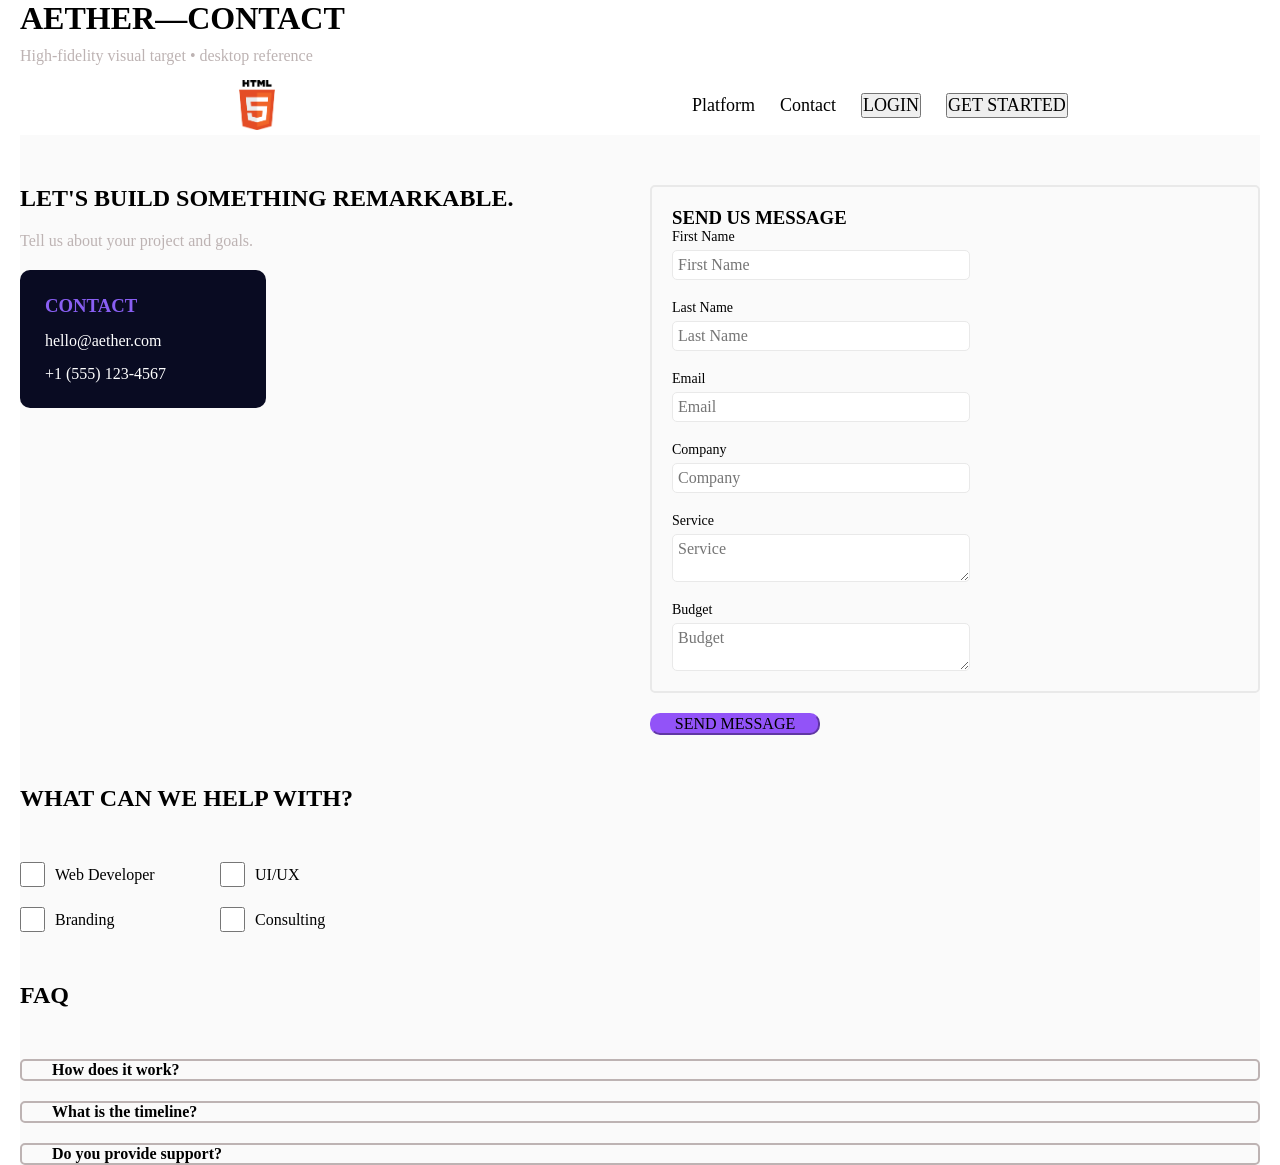
<file: dengan css/contact.html>
<!DOCTYPE html>
<html lang="en">
<head>
    <meta charset="UTF-8">
    <meta name="viewport" content="width=device-width, initial-scale=1.0">
    <title>AETHER</title>
    
    <!--1. memanggil reset untuk menghapus default browser -->
    <link rel="stylesheet" href="../css/reset.css">

    <!--2. memanggil style css untuk mendesain gaya web nya -->
    <link rel="stylesheet" href="../css/style.css">
</head>
<body>
    <div class="container">
        <header>
            <a href="index.html" class="brand">
                <h1 class="aether">AETHER&mdash;CONTACT</h1>
                <h4 class="aether_tagline">High-fidelity visual target &bull; desktop reference</h4>
            </a>
                
            <nav class="navbar_list">
                <div class="collapse navbar-collapse" id="navbarNav">
                    <ul class="list">
                        <li class="logo">
                            <a href="index.html"><img src="../assets/HTML5.png" alt="Logo HTML"></a> 
                        </li>
                        <li>
                            <a href="platform.html">Platform</a>
                        </li>
                        <!-- <li>
                            <a href="solution.html">Solution</a>
                        </li>
                        <li>
                            <a href="resources.html">Resources</a>
                        </li>
                        <li>
                            <a href="pricing.html">Pricing</a>
                        </li> -->
                        <li>
                            <a href="contact.html">Contact</a>
                        </li>
                        <li>
                            <button onclick="window.location.href='#'">LOGIN</button>
                        </li>
                        <li>
                            <button onclick="window.location.href='#'">GET STARTED</button>
                        </li>
                    </ul>
                </div>
            </nav>
        </header>
        <main>
            <!-- 1 -->
            <section class="contact">
                <div class="contact_info">
                    <h1>LET'S BUILD SOMETHING REMARKABLE.</h1>
                    <h4>Tell us about your project and goals.</h4>
                    <div class="contact_us">
                        <h3 style="color:rgb(137, 95, 243) ">CONTACT</h3>
                        <h4>hello@aether.com</h4>
                        <h4>+1 (555) 123-4567</h4>
                    </div>
                </div>
                <div class="contact_form">
                    <div class="message">
                        <h3>SEND US MESSAGE</h3>
                        <form>
                            <div class="form-group">
                                <label for="name">First Name</label>
                                <input type="text" id="name" placeholder="First Name" required>
                            </div>
                            <div class="form-group">
                                <label for="email">Last Name</label>
                                <input type="email" id="email" placeholder="Last Name" required>
                            </div>
                            <div class="form-group">
                                <label for="message">Email</label>
                                <input type="email" id="message" placeholder="Email" required>
                            </div>
                            <div class="form-group">
                                <label for="message">Company</label>
                                <input type="text" id="message" placeholder="Company" required>
                            </div>
                            <div class="form-group">
                                <label for="message">Service</label>
                                <textarea id="message" placeholder="Service" required></textarea>
                            </div>
                            <div class="form-group">
                                <label for="message">Budget</label>
                                <textarea id="message" placeholder="Budget" required></textarea>
                            </div>
                        </form>
                    </div>
                    <button type="submit">SEND MESSAGE</button>
                </div>
            </section>
            <!-- 2 -->
             <section class="offer">
                <h2>WHAT CAN WE HELP WITH?</h2>
             </section>
             <section class="checkbox">
                <form action="#">
                    <div class="form-check">
                        <input type="checkbox" id="webdev">
                        <label for="webdev">Web Developer</label>
                    </div>
                    <div class="form-check">
                        <input type="checkbox" id="uiux">
                        <label for="uiux">UI/UX</label>
                    </div>
                    <div class="form-check">
                        <input type="checkbox" id="brand">
                        <label for="brand">Branding</label>
                    </div>
                    <div class="form-check">
                        <input type="checkbox" id="consult">
                        <label for="consult">Consulting</label>
                    </div>
                </form>
             </section>
             <section class="footer-title">
                <h2>FAQ</h2>
             </section>
             <section class="footer">
                <h4>How does it work?</h4>
                <h4>What is the timeline?</h4>
                <h4>Do you provide support?</h4>
             </section>
        </main>
</body>
</html>
</file>
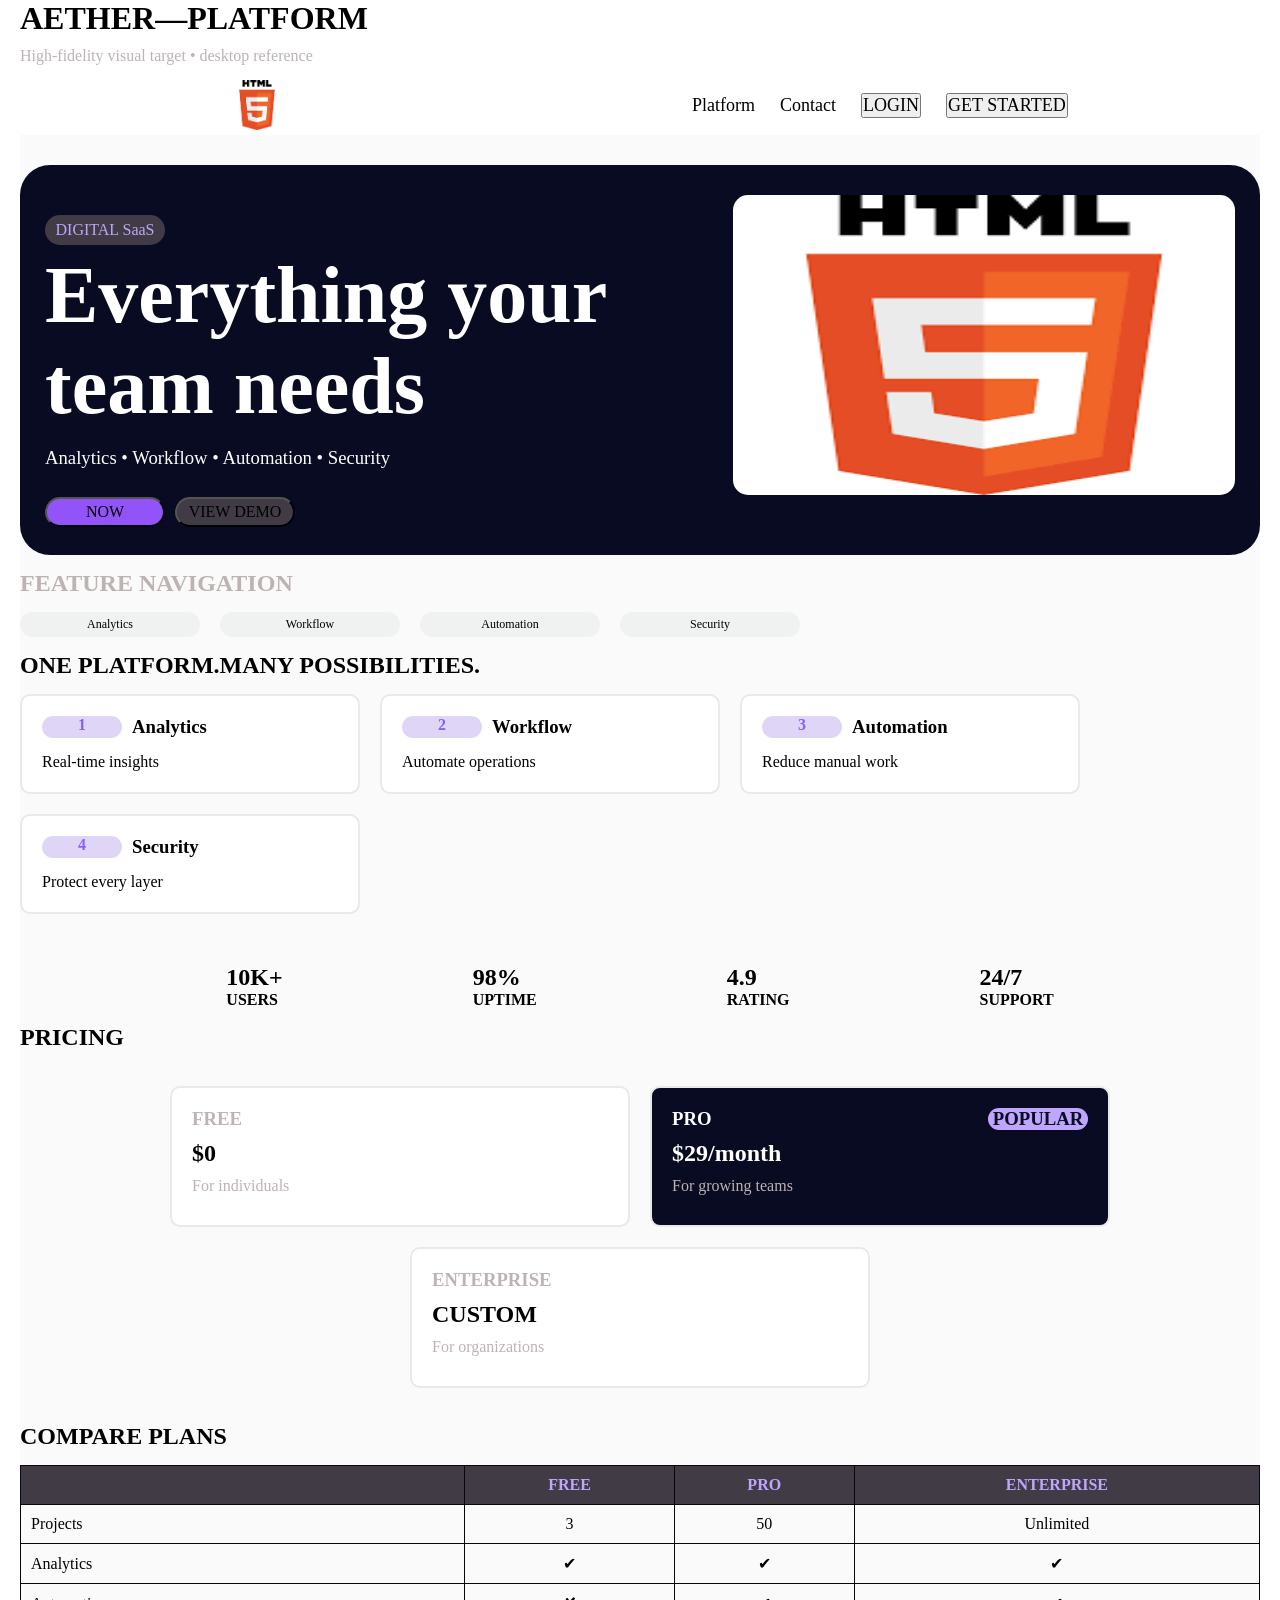
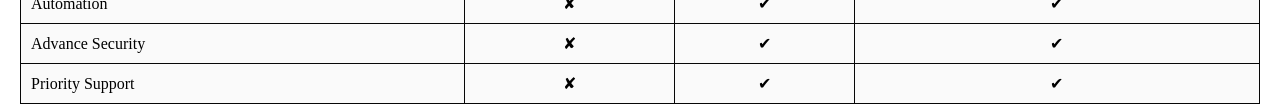
<file: dengan css/platform.html>
<!DOCTYPE html>
<html lang="en">
<head>
    <meta charset="UTF-8">
    <meta name="viewport" content="width=device-width, initial-scale=1.0">
    <title>AETHER</title>
    
    <!--1. memanggil reset untuk menghapus default browser -->
    <link rel="stylesheet" href="../css/reset.css">

    <!--2. memanggil style css untuk mendesain gaya web nya -->
    <link rel="stylesheet" href="../css/style.css">
</head>
<body>
    <div class="container">
        <header>
            <a href="index.html" class="brand">
                <h1 class="aether">AETHER&mdash;PLATFORM</h1>
                <h4 class="aether_tagline">High-fidelity visual target &bull; desktop reference</h4>
                
            </a>
                
            <nav class="navbar_list">
                <div class="collapse navbar-collapse" id="navbarNav">
                    <ul class="list">
                        <li class="logo">
                            <a href="index.html"><img src="../assets/HTML5.png" alt="Logo HTML"></a> 
                        </li>
                        <li>
                            <a href="platform.html">Platform</a>
                        </li>
                        <!-- <li>
                            <a href="solution.html">Solution</a>
                        </li>
                        <li>
                            <a href="resources.html">Resources</a>
                        </li>
                        <li>
                            <a href="pricing.html">Pricing</a>
                        </li> -->
                        <li>
                            <a href="contact.html">Contact</a>
                        </li>
                        <li>
                            <button onclick="window.location.href='#'">LOGIN</button>
                        </li>
                        <li>
                            <button onclick="window.location.href='#'">GET STARTED</button>
                        </li>
                    </ul>
                </div>
            </nav>
        </header>
        <main>            
            <!-- 1 -->
            <section class="hero">
                <article>
                    <span id="digital">DIGITAL SaaS</span>
                    <span>
                        <h1 style="font-size: 80px;">Everything your team needs</h1>
                        <h3 style="font-weight: normal; margin:15px 0;">Analytics &bull; Workflow &bull; Automation &bull; Security</h3>
                    </span>
                    <span id="button">
                        <button onclick="window.location.href='started.html'" style="background-color: rgb(146, 83, 248);">NOW</button>
                        <button onclick="window.location.href='started.html'" style="background-color: rgb(65, 59, 70);">VIEW DEMO</button>
                    </span>
                </article>
                <span>
                    <img src="../assets/HTML5.png" alt="Logo HTML" style="width: 700px; height: 300px; border-radius: 15px;">
                </span>
            </section>

            <!-- 2 -->
            <section>
                <h2 style="margin: 15px 15px 15px 0px; color: rgb(189, 179, 179);">FEATURE NAVIGATION</h2>
            </section>

            <!-- 3 -->
             <section class="feature_navigation">
                <nav class="feature_nav">
                    <ul class="feature_list">
                        <li>
                            <a class="active" href="#analytics">Analytics</a>
                        </li>
                        <li>
                            <a href="#workflow">Workflow</a>
                        </li>
                        <li>
                            <a href="#automation">Automation</a>
                        </li>
                        <li>
                            <a href="#security">Security</a>
                        </li>
                    </ul>
                </nav>
            </section>

            <!-- 4 -->
            <section>
                <h1 style="margin: 15px 15px 15px 0px;">ONE PLATFORM.MANY POSSIBILITIES.</h1>
            </section>

            <!-- 5 -->
            <section class="feature_card">
                <div class="feature" id="workflow">
                    <span class="number">
                        <h4>1</h4>
                        <h3>Analytics</h3>
                    </span>                    
                    <h4>Real-time insights</h4>
                </div>
                <div class="feature" id="workflow">
                    <span class="number">
                        <h4>2</h4>
                        <h3>Workflow</h3>
                    </span>                    
                    <h4>Automate operations</h4>
                </div>
                <div class="feature" id="workflow">
                    <span class="number">
                        <h4>3</h4>
                        <h3>Automation</h3>
                    </span>                    
                    <h4>Reduce manual work</h4>
                </div>
                <div class="feature" id="workflow">
                    <span class="number">
                        <h4>4</h4>
                        <h3>Security</h3>
                    </span>                    
                    <h4>Protect every layer</h4>
                </div>
            </section>
            <!-- 6 -->
            <section class="statystics">
                <div>
                    <h1>10K+</h1>
                    <h4>USERS</h4>
                </div> 
                <div>
                    <h1>98%</h1>
                    <h4>UPTIME</h4>
                </div> 
                <div>
                    <h1>4.9</h1>
                    <h4>RATING</h4>
                </div> 
                <div>
                    <h1>24/7</h1>
                    <H4>SUPPORT</H4>
                </div>
            </section> 
        <!-- 7 -->
        <section>
            <h1 style="margin: 15px 15px 15px 0px;">PRICING</h1>
        </section>
        <!-- 8 -->
        <section class="pricing_card">
            <div>
                <h3>FREE</h3>
                <h2>$0</h2>
                <h4>For individuals</h4>
            </div>
            <div>
                <span class="pro">
                    <h3 style="margin-bottom: 10px;">PRO</h3>
                    <h3 style="margin-bottom: 10px;">POPULAR</h3>
                    
                </span>
                <h2>$29/month</h2>
                <h4>For growing teams</h4>
            </div>
            <div>
                <h3>ENTERPRISE</h3>
                <h2>CUSTOM</h2>
                <h4>For organizations</h4>
            </div>
        </section>
        <!-- 9 -->
        <section><h1 style="margin: 15px 15px 15px 0px;">COMPARE PLANS</h1></section>
        <!-- 10 -->
        <section class="table_comparison">
            <table border="1">
                <tr style="background-color: rgb(65, 59, 70); color: rgb(191, 166, 253)">
                    <th></th>
                    <th>FREE</th>
                    <th>PRO</th>
                    <th>ENTERPRISE</th>
                </tr>
                <tr>
                    <td style="padding : 10px;">Projects</td>
                    <td style="text-align: center;">3</td>
                    <td style="text-align: center;">50</td>
                    <td style="text-align: center;">Unlimited</td>
                </tr>
                <tr class="highlight">
                    <td style="padding : 10px;">Analytics</td>
                    <td style="text-align: center; vertical-align: middle;">&#10004;</td>
                    <td style="text-align: center; vertical-align: middle;">&#10004;</td>
                    <td style="text-align: center; vertical-align: middle;">&#10004;</td>
                </tr>
                <tr class="highlight">
                    <td style="padding : 10px;">Automation</td>
                    <td style="text-align: center; vertical-align: middle;">&#10008;</td>
                    <td style="text-align: center; vertical-align: middle;">&#10004;</td>
                    <td style="text-align: center; vertical-align: middle;">&#10004;</td>
                </tr>
                <tr class="highlight">
                    <td style="padding : 10px;">Advance Security</td>
                    <td style="text-align: center; vertical-align: middle;">&#10008;</td>
                    <td style="text-align: center; vertical-align: middle;">&#10004;</td>
                    <td style="text-align: center; vertical-align: middle;">&#10004;</td>
                </tr>
                <tr class="highlight">
                    <td style="padding : 10px;">Priority Support</td>
                    <td style="text-align: center; vertical-align: middle;">&#10008;</td>
                    <td style="text-align: center; vertical-align: middle;">&#10004;</td>
                    <td style="text-align: center; vertical-align: middle;">&#10004;</td>
                </tr>
                <!-- Add more rows as needed -->
            </table>
        </section>
        </main>
    </div>    
</body>
</html>
</file>
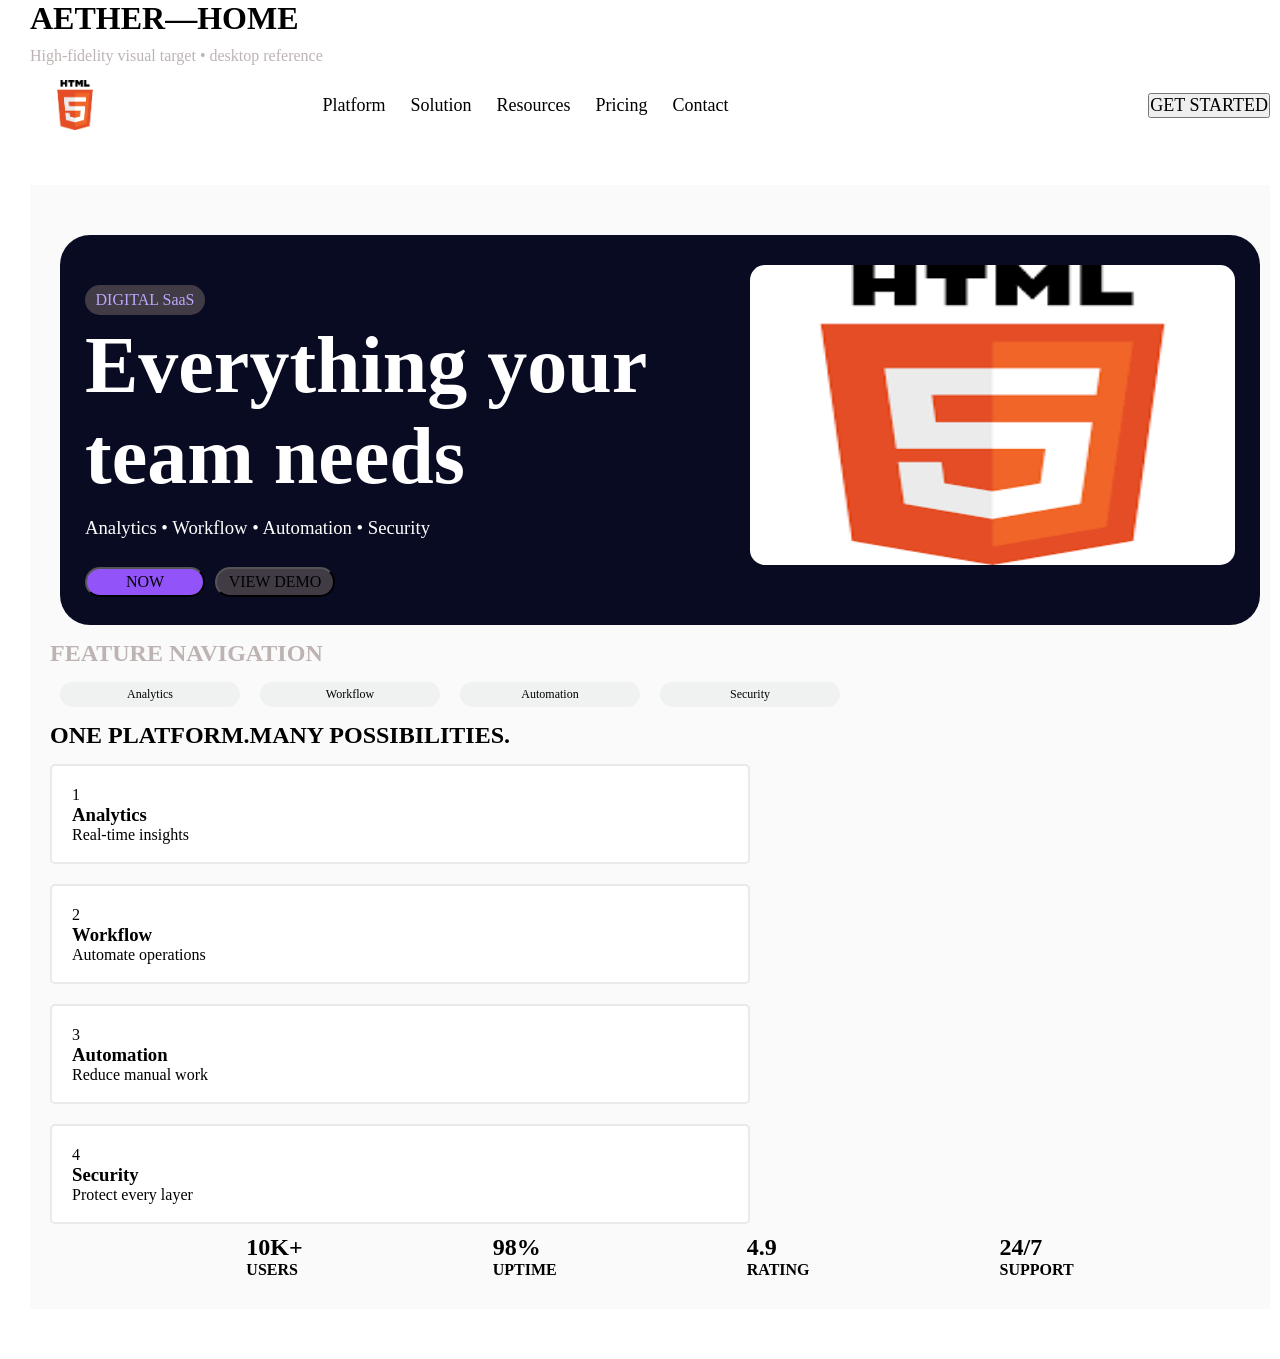
<file: trial/dengan css/platform.html>
<!DOCTYPE html>
<html lang="en">
<head>
    <meta charset="UTF-8">
    <meta name="viewport" content="width=device-width, initial-scale=1.0">
    <title>AETHER</title>
    
    <!--1. memanggil reset untuk menghapus default browser -->
    <link rel="stylesheet" href="../css/reset.css">

    <!--2. memanggil style css untuk mendesain gaya web nya -->
    <link rel="stylesheet" href="../css/style.css">
</head>
<body>
    <div class="container">
        <header>
            <a href="index.html" class="brand">
                <h1 class="aether">AETHER&mdash;HOME</h1>
                <h4 class="aether_tagline">High-fidelity visual target &bull; desktop reference</h4>
                
            </a>
                
            <nav class="navbar_list">
                <div class="collapse navbar-collapse" id="navbarNav">
                    <ul class="list">
                        <li class="logo">
                            <a href="index.html"><img src="../assets/HTML5.png" alt="Logo HTML"></a> 
                        </li>
                        <li>
                            <a href="platform.html">Platform</a>
                        </li>
                        <li>
                            <a href="solution.html">Solution</a>
                        </li>
                        <li>
                            <a href="resources.html">Resources</a>
                        </li>
                        <li>
                            <a href="pricing.html">Pricing</a>
                        </li>
                        <li>
                            <a href="contact.html">Contact</a>
                        </li>
                        <li>
                            <button onclick="window.location.href='started.html'">GET STARTED</button>
                        </li>
                    </ul>
                </div>
            </nav>
        </header>
        <main>
            
            <!-- 1 -->
            <section class="hero">
                <article>
                    <span id="digital">DIGITAL SaaS</span>
                    <span>
                        <h1 style="font-size: 80px;">Everything your team needs</h1>
                        <h3 style="font-weight: normal; margin:15px 0;">Analytics &bull; Workflow &bull; Automation &bull; Security</h3>
                    </span>
                    <span id="button">
                        <button onclick="window.location.href='started.html'" style="background-color: rgb(146, 83, 248);">NOW</button>
                        <button onclick="window.location.href='started.html'" style="background-color: rgb(65, 59, 70);">VIEW DEMO</button>
                    </span>
                </article>
                <span>
                    <img src="../assets/HTML5.png" alt="Logo HTML" style="width: 700px; height: 300px; border-radius: 15px;">
                </span>
            </section>

            <!-- 2 -->
            <section>
                <h2 style="margin: 15px 15px 15px 0px; color: rgb(189, 179, 179);">FEATURE NAVIGATION</h2>
            </section>

            <!-- 3 -->
            <nav class="feature_nav">
                <ul class="feature_list">
                    <li>
                        <a class="active" href="#analytics">Analytics</a>
                    </li>
                    <li>
                        <a href="#workflow">Workflow</a>
                    </li>
                    <li>
                        <a href="#automation">Automation</a>
                    </li>
                    <li>
                        <a href="#security">Security</a>
                    </li>
                </ul>
            </nav>

            <!-- 4 -->
            <section>
                <H1 style="margin: 15px 15px 15px 0px;">ONE PLATFORM.MANY POSSIBILITIES.</h1>
            </section>

            <!-- 5 -->
            <section class="feature_card">
                <div class="feature" id="analytics">
                    <span class="number">1</span>
                    <h3>Analytics</h3>
                    <span>Real-time insights</span>
                </div>
                <div class="feature" id="workflow">
                    <span class="number">2</span>
                    <h3>Workflow</h3>
                    <span>Automate operations</span>
                </div>
                <div class="feature" id="automation">
                    <span class="number">3</span>
                    <h3>Automation</h3>
                    <span>Reduce manual work</span>
                </div>
                <div class="feature" id="security">
                    <span class="number">4</span>
                    <h3>Security</h3>
                    <span>Protect every layer</span>
                </div>
            </section>
            <section class="statystics">
                <div>
                    <h1>10K+</h1>
                    <h4>USERS</h4>
                </div> 
                <div>
                    <h1>98%</h1>
                    <h4>UPTIME</h4>
                </div> 
                <div>
                    <h1>4.9</h1>
                    <h4>RATING</h4>
                </div> 
                <div>
                    <h1>24/7</h1>
                    <H4>SUPPORT</H4>
                </div>
            </section>
        </main>
    </div>    
</body>
</html>
</file>
<file: css/style.css>
/*======================== 
1. Global layout / container 
==========================*/
header{
    display: flex;
    flex-direction: column;
}

.container{
    display: flex;
    flex-direction: column;
    max-width: 1500px;
    margin-inline: auto;
    width: 100%;
    padding-inline: 20px;
    margin: 0 ;
    /* background-color: darkgoldenrod; */
}
    


/*======================== 
2. header dan navbar 
==========================*/
.aether_tagline{
    font-weight: normal;
    color: rgb(189, 179, 179);
}

.brand{
    display:flex;
    align-items: flex-start;
    flex-direction: column;
    margin-bottom: 10px;
    gap: 10px;
    
}


.list{
    margin: 0 auto;
    list-style-type: none;
    display: flex;
    justify-content: center;
    align-items: center;
    flex-direction: row;
    flex-wrap: nowrap;
    gap: 25px;
}

.list li{
    font-size: large;
}

.list li:nth-of-type(1){
    flex-grow: 0.5;
    /* background-color: black; */

    display: flex;
    justify-content: flex-start;
    align-items: center;
    margin-left: 20px;
    

    padding: 5px 0;
}

.list li:nth-of-type(7){
    flex-grow: 0.5;
    /* background-color: brown; */

    display: flex;
    justify-content: flex-end;
    align-items: center;
    margin-right: 20px;
}


.logo img {
    width: 50px;
    height: 50px;
}

/*======================== 
3. main dan section
==========================*/

/*======================== 
* index.html
==========================*/

main{
    background-color: rgb(250, 250, 250);
    /* margin:50px 0; */
    /* padding: 20px; */

    display: flex;
    justify-content: center;
    align-items: center;
    flex-direction: column;
    flex-wrap: wrap;
    /* gap: 300px; */
}

.hero{
    margin-top: 30px;
    background-color: rgb(9, 11, 34);
    display: flex;
    flex-direction: row;
    flex-wrap: nowrap;
    width: 100%;
    padding: 30px 25px 20px 25px;
    border-radius: 30px;
}

#digital{
    background-color: rgb(65, 59, 70);
    color: rgb(191, 166, 253);
    margin-top: 20px;
    width: 120px;
    height: 30px;
    border-radius: 15px;
    display: flex;
    align-items: center;
    justify-content: center;
}


article{
    display: flex;
    flex-direction: column;
    gap: 5px;
    /* width: 500px; */
}

article span:nth-of-type(2){
    color: white;
}

.hero article:nth-of-type(1) {
    justify-self: flex-start;
    flex-grow: 1;
}

.hero article:nth-of-type(2) {
    align-items: center;
    justify-content: center;
    flex-grow: 2;
}

.feature li:nth-child(1){
    background-color: rgb(191, 166, 253);
}
.feature_nav li:hover{
    background-color: rgb(191, 166, 253);
    cursor: pointer;
    color: white;
}

#button{

    display: flex;
    justify-content: space-between;
    align-items: center;
    width: 250px;
    margin: 8px 0;
}

#button button{
    width: 120px;
    height: 30px;
    border-radius: 15px;
}

main > section:nth-of-type(2){
    
    align-self: flex-start;
}

main > section:nth-of-type(3){
    align-self: flex-start;
}

main > section:nth-of-type(4){
    align-self: flex-start;
}

main > section:nth-of-type(5){
    display: flex;
    flex-direction: row;
    justify-content: flex-start;
    align-self: flex-start;
    flex-wrap: wrap;
    width: 100%;
    gap: 20px;
    flex: 1;
}

main > section:nth-of-type(7){
    align-self: flex-start; 
}

main > section:nth-of-type(8){
    align-self: flex-start; 
}

main > section:nth-of-type(9){
    align-self: flex-start;
}

main > section:nth-of-type(10){
    align-self: flex-start; 
    width: 100%;
}

.card{
    width: 100%;
    border: 2px;
    display: flex;
    gap: 60px;
}

.card div{
    background-color: rgb(240, 241, 241);
    padding: 20px;
    display: flex;
    justify-content: center;
    align-content: center;
    flex-basis: 180px;
    flex-shrink: 0;
    flex: 1;
    border-radius: 5px;
}

.card ul{
    background-color: rgb(240, 241, 241);
    padding: 20px;
    display: flex;
    justify-content: center;
    align-content: center;
    flex-basis: 180px;
    flex-shrink: 0;
    flex: 1;

    border-radius: 5px;
}

.service_card div{
    background-color: rgb(255, 255, 255);
    height: 100px;
    flex:0 1 700px;
    padding: 20px 20px ;
    border-radius: 5px;
    border: 2px solid;
    border-color: rgb(233, 233, 233);
}

.statystics{
    width: 100%;
    border: 2px;
    display: flex;
    flex-direction: row;
    align-items: center;
    justify-content: center;
    margin-top: 50px;
    gap: 190px;
}

/*======================== 
* platform.html
==========================*/
/* .navbar-brand img{
    width: 50px;
    height: 50px;
} */

.feature_nav {
    display: flex;
    align-items: flex-start;
    justify-content: flex-start;
    /* background-color: brown; */
    width: 100%;
    
}

.feature_list{
    display: flex;
    flex-direction: row;
    gap: 20px;
    flex-wrap: wrap;
}

.feature_list li{
    background-color: rgb(240, 241, 241);
    /* padding: 20px; */
    display: flex;
    justify-content: center;
    align-items: center;
    flex-basis: 180px;
    flex-shrink: 0;
    flex: 1;
    height: 25px;
    width: 180px;
    border-radius: 20px;
    font-size: 12px;
}

.feature_card{
    display: flex;
    flex-direction: row;
    justify-content: center;
    align-self: center;
    flex-wrap: wrap;
    width: 100%;
    gap: 20px;
    flex: 1;
}
.feature_card div{
    background-color: rgb(255, 255, 255);
    height: 100px;
    flex:0 1 340px;
    padding: 20px 20px ;
    border-radius: 10px;
    box-sizing: border-box;
    border: 2px solid;
    border-color: rgb(233, 233, 233);
}

.number{
    display: flex;
    gap: 10px;
    margin-bottom: 15px;
}

.number h4{
    background-color: rgb(223, 214, 247);
    color: rgb(137, 95, 243);
    flex-basis: 80px;
    text-align: center;
    border-radius: 20px;    
}

.feature > h4{
    font-weight: normal;
}

.pricing_card{
    display: flex;
    flex-direction: row;
    justify-content: center;
    align-items: center;
    flex-wrap: wrap;
    width:100%;
    gap: 20px;
    margin: 20px 0;
}

.pricing_card div{
    background-color: rgb(255, 255, 255);
    padding: 20px;
    border-radius: 10px;
    box-sizing: border-box;
    border: 2px solid;
    border-color: rgb(233, 233, 233);
    flex: 0 1 460px;
}

/* selector beberapa element menggunakan is() */
.pricing_card > div >:is(h2,h3,h4){
    margin-bottom: 10px;
}

.pricing_card > div >:is(h3,h4){
    color: rgb(189, 179, 179);
}

.pricing_card > div > h4{
    font-weight: normal;
}

.pricing_card > div:nth-of-type(2){
    font-weight: bold;
    background-color: rgb(9, 11, 34);
    color: white;
}

.pro{
    display: flex;
    flex-direction: row;
    justify-content: flex-start;
    gap: 5px;
}

.pro > h3:nth-of-type(2){
    background-color: rgb(191, 166, 253);
    color: rgb(9, 11, 34);
    width: 100px;
    text-align: center;
    border-radius: 20px;
    margin-left: auto;
    
}

table{
    border-color: rgb(7, 7, 7);
    width: 100%;
    min-width: 800px;
    border-collapse: collapse;

}

th, td{
    border: 1px solid rgb(7, 7, 7);
    padding: 10px;
}

/*======================== 
contact.html
==========================*/

.contact{
    display: flex;
    flex-direction: row;
    justify-content: center;
    align-self: flex-start;
    flex-wrap: wrap;
    width: 100%;
    gap: 20px; 
    margin: 50px 0;
}

.contact > div{
    flex: 1;
    /* padding: 20px; */
}

.contact_info > h4{
    font-weight: normal;
    color: rgb(189, 179, 179);
    margin: 20px 0;
}

.contact_us{
    padding: 25px 100px 25px 25px;
    background-color: rgb(9, 11, 34);
    border-radius: 10px;
    width: fit-content;
    display: flex;
    flex-direction: column;
    gap: 15px;
}
.contact_us h4{
    font-weight: normal;
    color: white;
}

.message{
    border: 2px solid rgb(233, 233, 233);
    border-radius: 5px;
    padding: 20px;
    margin-bottom: 20px;
    width: 100%;
}

.contact_form button{
    width: 170px;
    border-radius: 10px;
    background-color: rgb(146, 83, 248);
    border-color: rgb(146, 83, 248);
}

form{
    display: flex;
    flex-direction: row;
    width: 100%;
    gap: 20px;
    flex-wrap: wrap;

}

.form-group{
    display: flex;
    flex-direction: column;
}

.form-group label{
    font-size: 14px;
    margin-bottom: 5px;
}

.form-group input,
.form-group textarea{
    padding: 5px;
    border-radius: 5px;
    border: 1px solid rgb(233, 233, 233);
    width: 298px;
}

.offer{
    margin-bottom: 50px;
}

.checkbox{
    display: flex;
    width: 400px;
}

.checkbox div{
    width: 100%;
    flex-basis: 180px;
    justify-content: flex-start;
    gap: 10px;
}

.checkbox form input{
    width: 25px;
    height: 25px;
}

.form-check{
    display: flex;
    flex-direction: row;
    justify-content: center;
    align-items: center;
}

.footer-title{
    margin: 50px 0 50px 0;
}

.footer{
    
    display: flex;
    flex-direction: column;

}

.footer h4{
    border: 2px solid;
    border-color: rgb(189, 179, 179);
    border-radius: 5px;
    width: 100%;
    padding-left: 30px;
}
  
/* 2. HP Landscape / Tablet Kecil */
@media (max-width: 768px) {
    .list ,
    .brand {
        display: flex;
        flex-direction: column;
        align-items: center;
    }
    .navbar_list {
        width: 100%;
    }

    .hero ,
    .statystics{
        display: flex;
        flex-direction: column;
        align-items: center;
    }

    .table_comparison {
        overflow-x: scroll;
    }
}

@media (max-width: 822px) {
    .list ,
    .brand,
    .hero,
    .statystics,
    .contact {
        display: flex;
        flex-direction: column;
        align-items: center;
    }
    .navbar_list {
        width: 100%;
    }

    .statystics div{
        display: flex;
        flex-direction: column;
        align-items: center;
    }

    .contact > div{
        display: flex;
        flex-direction: column;
        align-items: center;
    }
}
</file>
<file: trial/css/style.css>
/*======================== 
1. Global layout / container 
==========================*/
header {
    display: flex;
    flex-direction: column;
}

.container {
    display: flex;
    flex-direction: column;
    max-width: 1500px;
    margin-inline: auto;
    padding-inline: 20px;
    /* background-color: darkgoldenrod; */
}



/*======================== 
2. header dan navbar 
==========================*/
.aether_tagline {
    font-weight: normal;
    color: rgb(189, 179, 179);
}

.brand {
    display: flex;
    align-items: flex-start;
    flex-direction: column;
    margin-bottom: 10px;
    gap: 10px;

}


.list {
    margin: 0 auto;
    list-style-type: none;
    display: flex;
    justify-content: center;
    align-items: center;
    flex-direction: row;
    flex-wrap: nowrap;
    gap: 25px;
}

.list li {
    font-size: large;
}

.list li:nth-of-type(1) {
    flex-grow: 0.5;
    /* background-color: black; */

    display: flex;
    justify-content: flex-start;
    align-items: center;
    margin-left: 20px;


    padding: 5px 0;
}

.list li:nth-of-type(7) {
    flex-grow: 1;
    /* background-color: brown; */

    display: flex;
    justify-content: flex-end;
    align-items: center;
}


.logo img {
    width: 50px;
    height: 50px;
}

/*======================== 
3. main dan section
==========================*/

/*index.html
==========================*/

main {
    background-color: rgb(250, 250, 250);
    margin: 50px 0;
    padding: 20px;

    display: flex;
    justify-content: center;
    align-items: center;
    flex-direction: column;
    flex-wrap: wrap;
    /* gap: 300px; */
}

.hero {
    margin-top: 30px;
    background-color: rgb(9, 11, 34);
    display: flex;
    flex-direction: row;
    flex-wrap: nowrap;
    width: 100%;
    padding: 30px 25px 20px 25px;
    border-radius: 30px;
}

#digital {
    background-color: rgb(65, 59, 70);
    color: rgb(191, 166, 253);
    margin-top: 20px;
    width: 120px;
    height: 30px;
    border-radius: 15px;
    display: flex;
    align-items: center;
    justify-content: center;
}


article {
    display: flex;
    flex-direction: column;
    gap: 5px;
    /* width: 500px; */
}

article span:nth-of-type(2) {
    color: white;
}

.hero article:nth-of-type(1) {
    justify-self: flex-start;
    flex-grow: 1;
}

.hero article:nth-of-type(2) {
    align-items: center;
    justify-content: center;
    flex-grow: 2;
}

.feature li:nth-child(1) {
    background-color: rgb(191, 166, 253);
}

.feature_nav li:hover {
    background-color: rgb(191, 166, 253);
    cursor: pointer;
    color: white;
}

#button {

    display: flex;
    justify-content: space-between;
    align-items: center;
    width: 250px;
    margin: 8px 0;
}

#button button {
    width: 120px;
    height: 30px;
    border-radius: 15px;
}

main>section:nth-of-type(2) {

    align-self: flex-start;
}

main>section:nth-of-type(3) {
    align-self: flex-start;
}

main>section:nth-of-type(4) {
    align-self: flex-start;
}


.card {
    width: 100%;
    border: 2px;
    display: flex;
    /* flex-direction: row; */
    /* align-items: center; */

    gap: 60px;
}

.card div {
    background-color: rgb(240, 241, 241);
    padding: 20px;
    display: flex;
    justify-content: center;
    align-content: center;
    flex-basis: 180px;
    flex-shrink: 0;
    flex: 1;

    border-radius: 5px;
}

.card ul {
    background-color: rgb(240, 241, 241);
    padding: 20px;
    display: flex;
    justify-content: center;
    align-content: center;
    flex-basis: 180px;
    flex-shrink: 0;
    flex: 1;

    border-radius: 5px;
}

.service_card {
    display: flex;
    flex-direction: row;
    justify-content: flex-start;
    align-self: flex-start;
    flex-wrap: wrap;
    width: 100%;
    gap: 20px;
    flex: 1;
}

.service_card div {
    background-color: rgb(255, 255, 255);
    height: 100px;
    width: 110%;
    flex-grow: 0;
    flex-shrink: 1;
    flex-basis: 460px;
    padding: 20px 20px;
    border-radius: 5px;
    border: 2px solid;
    border-color: rgb(233, 233, 233);
}

.statystics {
    width: 100%;
    border: 2px;
    display: flex;
    flex-direction: row;
    align-items: center;
    justify-content: center;
    margin: 10px;
    gap: 190px;
}



/* platform.html
==========================*/
.navbar-brand img {
    width: 50px;
    height: 50px;
}

.feature_nav {
    display: flex;
    align-items: flex-start;
    justify-content: flex-start;
    /* background-color: brown; */
    width: 100%;
}

.feature_list {
    display: flex;
    flex-direction: row;
    flex-wrap: wrap;
    gap: 20px;
}

.feature_list li {
    background-color: rgb(240, 241, 241);
    /* padding: 20px; */
    display: flex;
    justify-content: center;
    align-items: center;
    flex-basis: 180px;
    flex-shrink: 0;
    flex: 1;
    height: 25px;
    width: 180px;
    border-radius: 20px;
    font-size: 12px;
}

.feature_card {
    display: flex;
    flex-direction: row;
    justify-content: flex-start;
    align-self: flex-start;
    flex-wrap: wrap;
    width: 100%;
    gap: 20px;
    flex: 1;
}

.feature_card div {
    background-color: rgb(255, 255, 255);
    height: 100px;
    flex-grow: 0;
    flex-shrink: 1;
    flex-basis: 700px;
    padding: 20px 20px;
    border-radius: 5px;
    border: 2px solid;
    border-color: rgb(233, 233, 233);
}

/*======================== 
* media querry
==========================*/
@media (max-width: 768px) {

    .list,
    .brand {
        flex-direction: column;
        align-items: center;
    }

    .navbar_list {
        width: 100%;
    }

    .hero,
    .statystics {
        flex-direction: column;
        align-items: center;
    }
}
</file>
<file: dengan bootstrap/style.css>
/* Efek transisi halus dan ruang tepi */
.nav-link {
  transition: background-color 0.2s ease-in-out, color 0.2s ease-in-out;
  border-radius: 0.375rem; /* Sudut membulat agar rapi */
}

/* Warna background saat di-hover */
.nav-link:hover {
  background-color: var(--bs-primary); /* Menggunakan warna biru utama Bootstrap */
  color: #ffffff !important; /* Warna teks menjadi putih */
}
</file>
